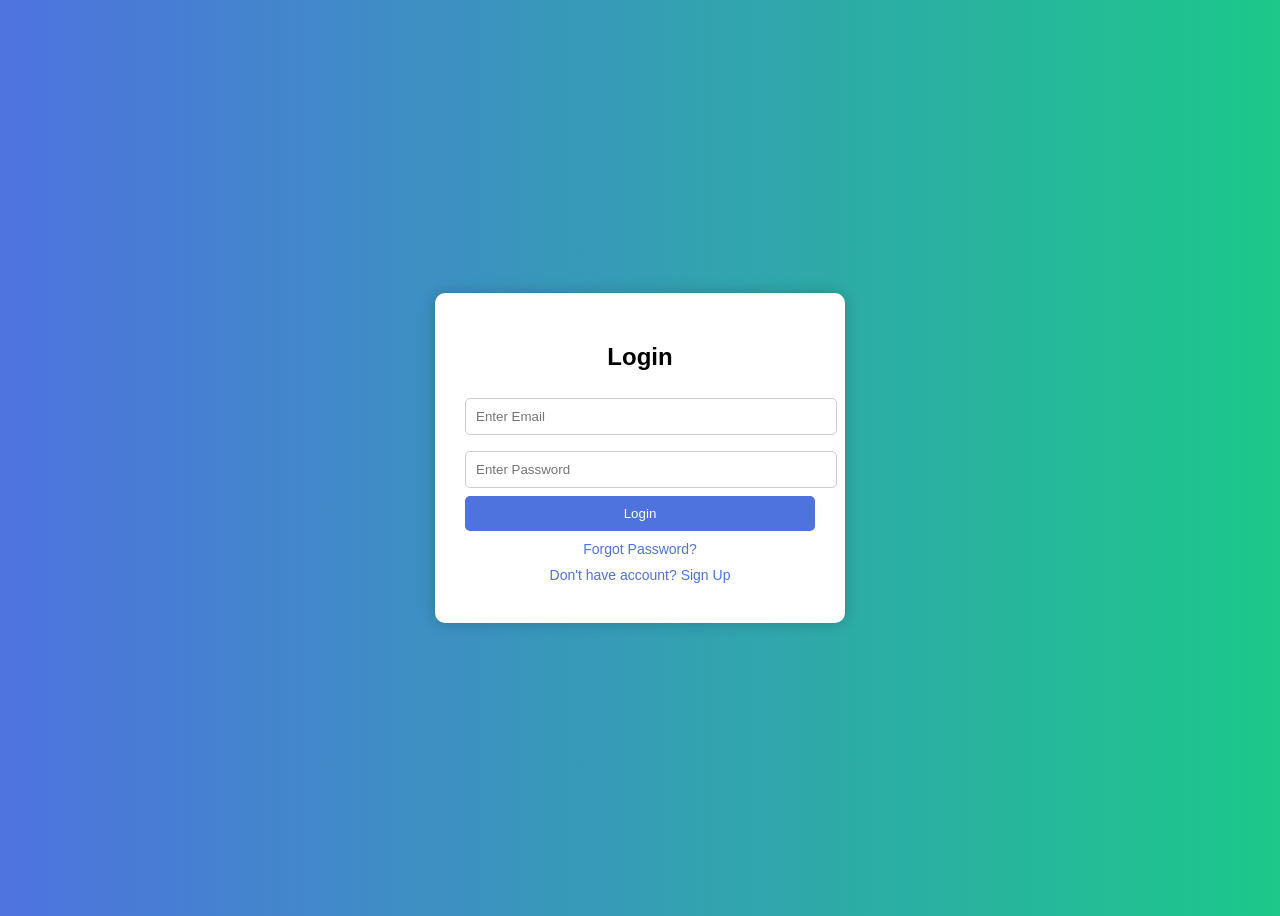
<file: Login_Signing/index.html>
<!DOCTYPE html>
<html>
<head>
    <title>Login System</title>
    <link rel="stylesheet" href="style.css">
</head>
<body>

<div class="container">

    <!-- Login Form -->
    <div id="loginForm">
        <h2>Login</h2>
        <input type="email" id="loginEmail" placeholder="Enter Email">
        <input type="password" id="loginPassword" placeholder="Enter Password">
        <button onclick="login()">Login</button>
        <div class="link" onclick="showForgot()">Forgot Password?</div>
        <div class="link" onclick="showSignup()">Don't have account? Sign Up</div>
    </div>

    <!-- Signup Form -->
    <div id="signupForm" class="hidden">
        <h2>Sign Up</h2>
        <input type="text" id="signupName" placeholder="Full Name">
        <input type="email" id="signupEmail" placeholder="Email">
        <input type="password" id="signupPassword" placeholder="Password">
        <button onclick="signup()">Sign Up</button>
        <div class="link" onclick="showLogin()">Already have account? Login</div>
    </div>

    <!-- Forgot Password -->
    <div id="forgotForm" class="hidden">
        <h2>Forgot Password</h2>
        <input type="email" id="forgotEmail" placeholder="Enter Registered Email">
        <button onclick="resetPassword()">Reset Password</button>
        <div class="link" onclick="showLogin()">Back to Login</div>
    </div>

    <div id="message" class="message"></div>

</div>

<script src="script.js"></script>
</body>
</html>
</file>
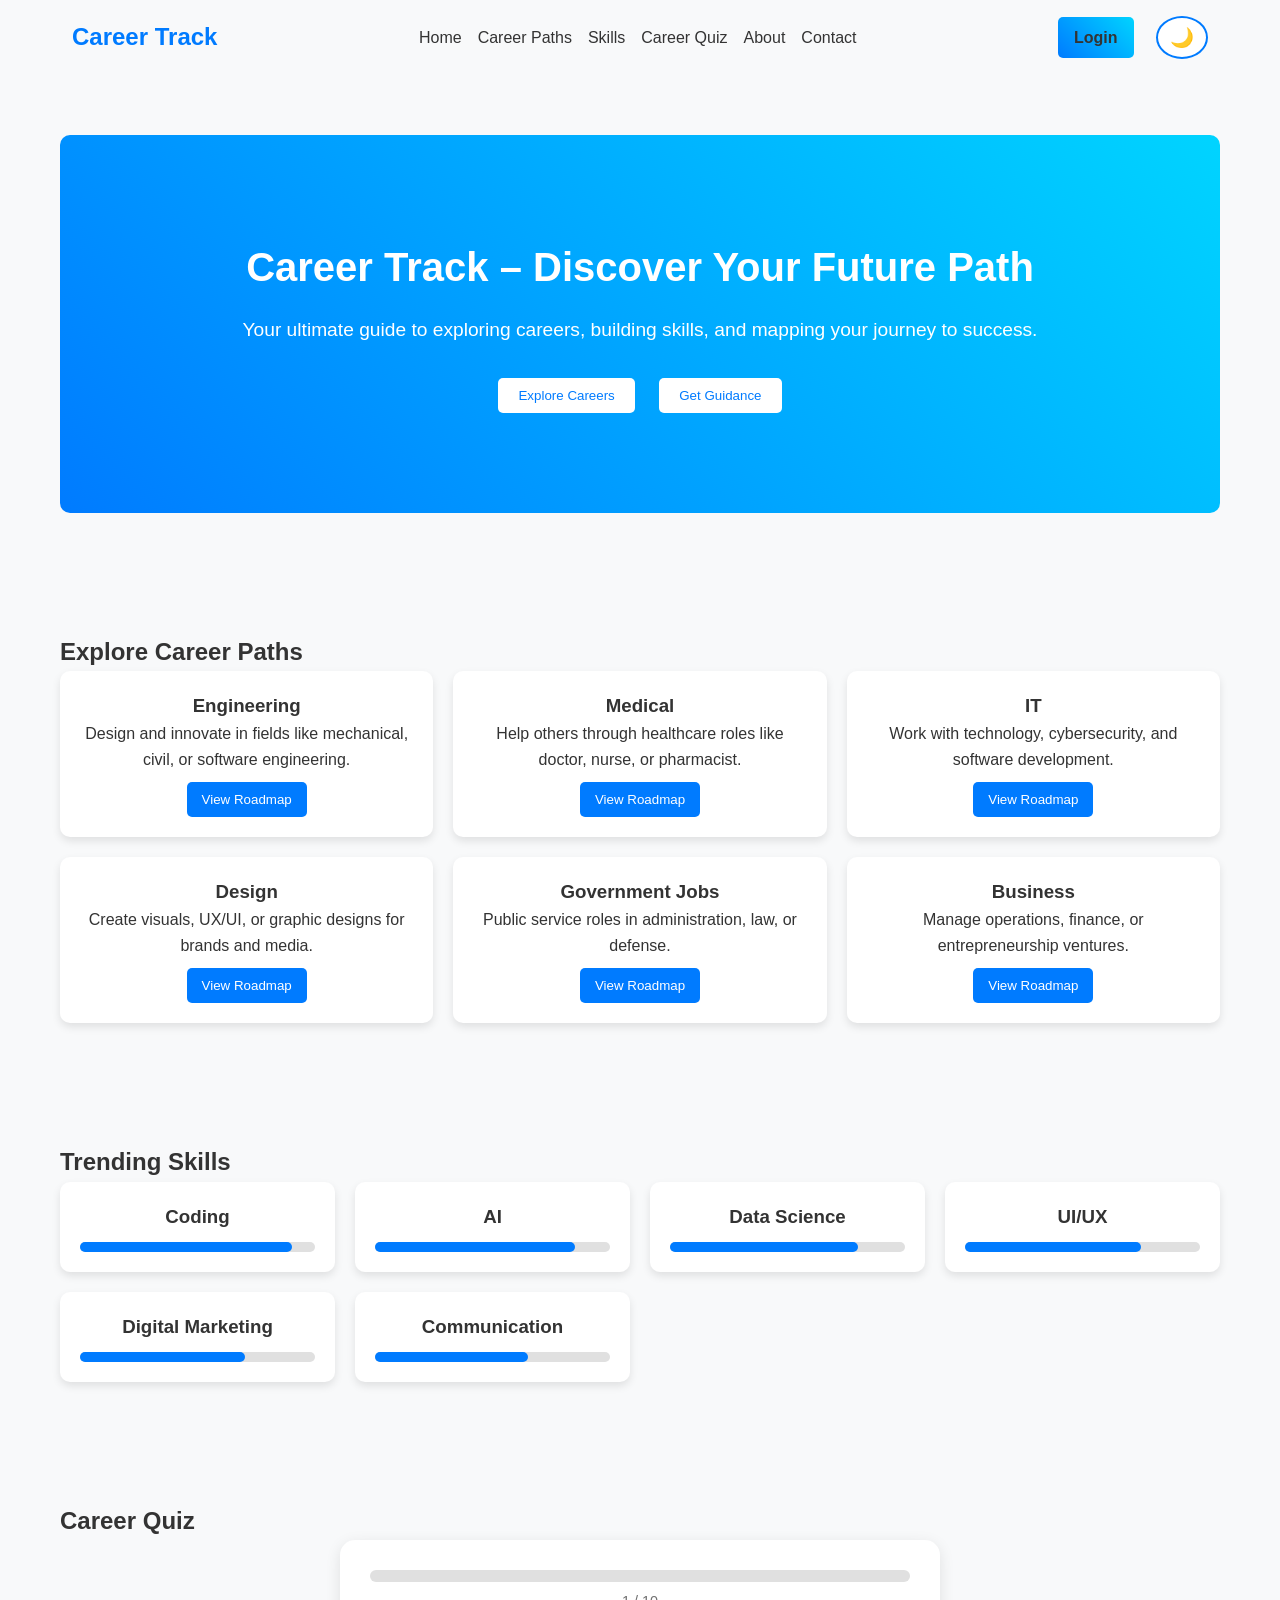
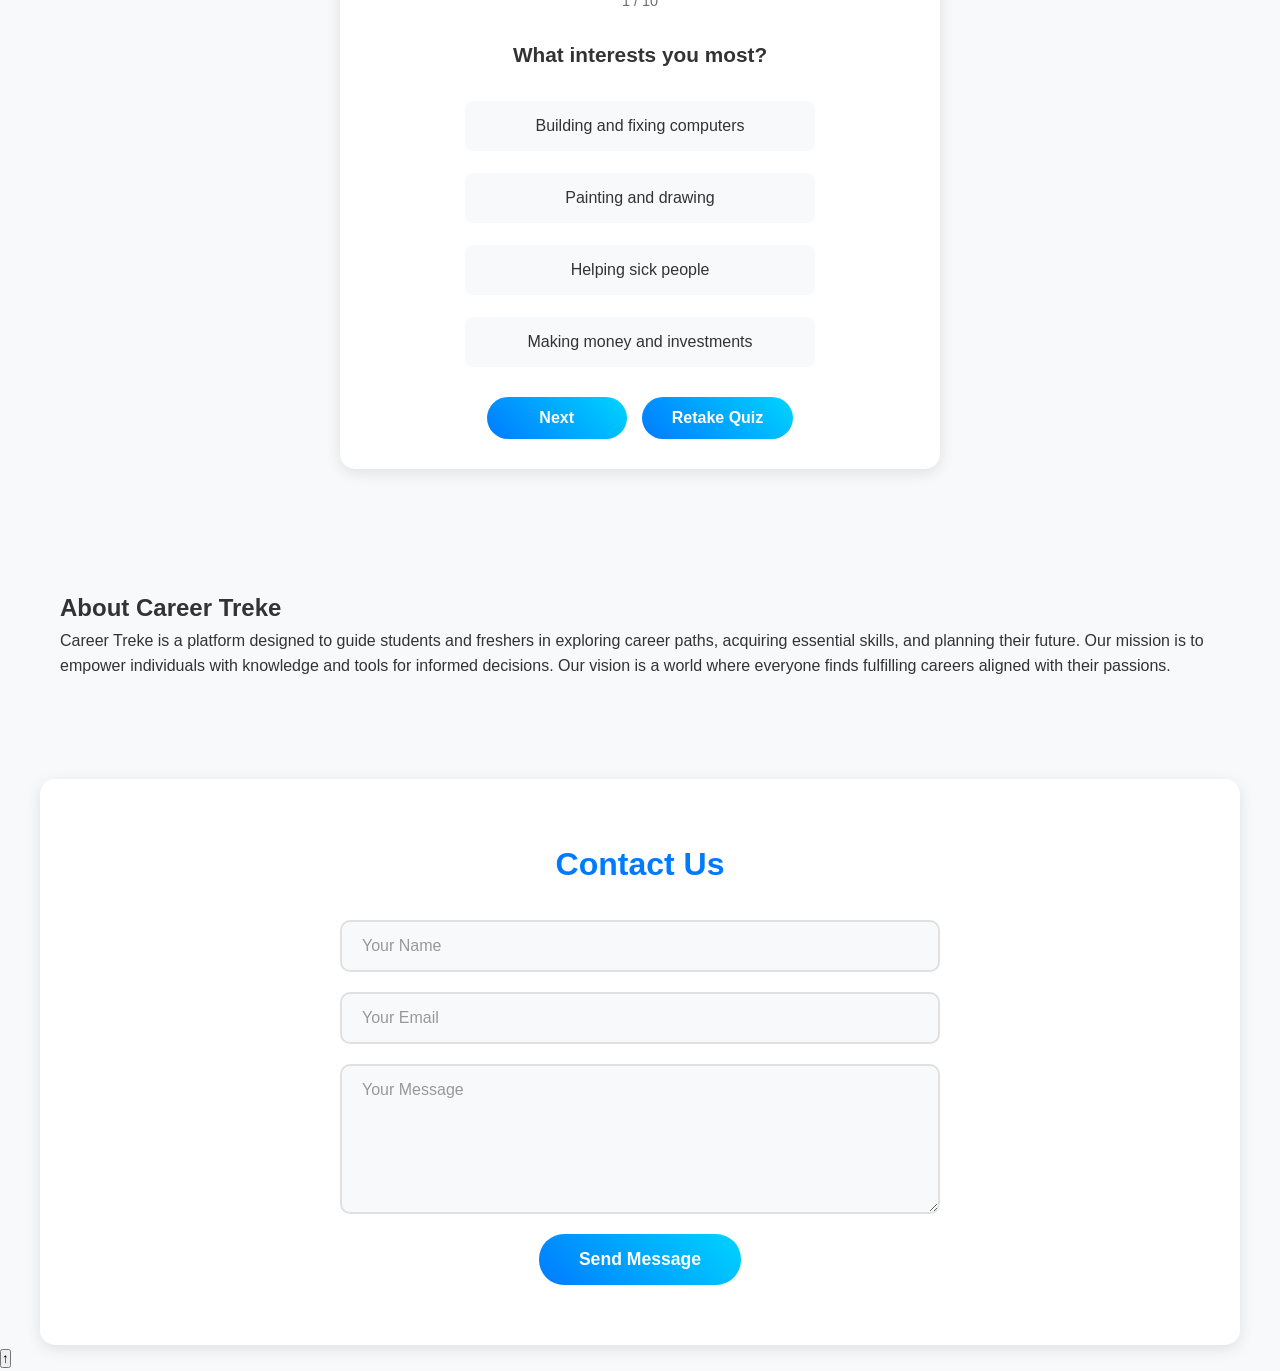
<file: web_programming/index.html>
<!DOCTYPE html>
<html lang="en">
<head>
    <meta charset="UTF-8">
    <meta name="viewport" content="width=device-width, initial-scale=1.0">
    <title>Career Treke - Discover Your Future Path</title>
    <link rel="stylesheet" href="style.css">
    
</head>
<body>
    <!-- Navbar -->
    <nav id="navbar">
        <div class="nav-container">
            <h1 class="logo">Career Track</h1>
            <ul class="nav-links">
                <li><a href="#home">Home</a></li>
                <li><a href="#careers">Career Paths</a></li>
                <li><a href="#skills">Skills</a></li>
                <li><a href="#quiz">Career Quiz</a></li>
                <li><a href="#about">About</a></li>
                <li><a href="#contact">Contact</a></li>
            </ul>
            <div class="nav_last">
                <div class="login_container">
                    <a href="../Login_Signing/index.html" id="Login_Signing">Login</a>
                </div>
            <button id="theme-toggle">🌙</button> <!-- Dark/Light mode toggle -->
            </div>
        </div>
    </nav>

    <!-- Home Section -->
    <section id="home" class="section">
        <div class="hero">
            <h1>Career Track – Discover Your Future Path</h1>
            <p>Your ultimate guide to exploring careers, building skills, and mapping your journey to success.</p>
            <div class="cta-buttons">
                <button onclick="scrollToSection('careers')">Explore Careers</button>
                <button onclick="scrollToSection('quiz')">Get Guidance</button>
            </div>
        </div>
    </section>

    <!-- Career Paths Section -->
    <section id="careers" class="section">
        <h2>Explore Career Paths</h2>
        <div class="career-cards">
            <div class="card" data-career="engineering">
                <h3>Engineering</h3>
                <p>Design and innovate in fields like mechanical, civil, or software engineering.</p>
                <button onclick="window.location.href='engineering.html'">View Roadmap</button>
            </div>
            <div class="card" data-career="medical">
                <h3>Medical</h3>
                <p>Help others through healthcare roles like doctor, nurse, or pharmacist.</p>
                <button onclick="window.location.href='medical.html'">View Roadmap</button>
            </div>
            <div class="card" data-career="it">
                <h3>IT</h3>
                <p>Work with technology, cybersecurity, and software development.</p>
                <button onclick="window.location.href='it.html'">View Roadmap</button>
            </div>
            <div class="card" data-career="design">
                <h3>Design</h3>
                <p>Create visuals, UX/UI, or graphic designs for brands and media.</p>
                <button onclick="window.location.href='design.html'">View Roadmap</button>
            </div>
            <div class="card" data-career="government">
                <h3>Government Jobs</h3>
                <p>Public service roles in administration, law, or defense.</p>
                <button onclick="window.location.href='government.html'">View Roadmap</button>
            </div>
            <div class="card" data-career="business">
                <h3>Business</h3>
                <p>Manage operations, finance, or entrepreneurship ventures.</p>
                <button onclick="window.location.href='business.html'">View Roadmap</button>
            </div>
        </div>
    </section>

    <!-- Career Roadmap Section (Hidden initially, shown on selection) -->
    <!-- <section id="roadmap" class="section hidden">
        <h2>Career Roadmap</h2>
        <div id="roadmap-content">
            Content populated by JS -->
        <!-- </div>
    </section> -->

    <!-- Skills Section -->
    <section id="skills" class="section">
        <h2>Trending Skills</h2>
        <div class="skills-container">
            <div class="skill-card">
                <h3>Coding</h3>
                <div class="progress-bar"><div class="progress" style="width: 90%;"></div></div>
            </div>
            <div class="skill-card">
                <h3>AI</h3>
                <div class="progress-bar"><div class="progress" style="width: 85%;"></div></div>
            </div>
            <div class="skill-card">
                <h3>Data Science</h3>
                <div class="progress-bar"><div class="progress" style="width: 80%;"></div></div>
            </div>
            <div class="skill-card">
                <h3>UI/UX</h3>
                <div class="progress-bar"><div class="progress" style="width: 75%;"></div></div>
            </div>
            <div class="skill-card">
                <h3>Digital Marketing</h3>
                <div class="progress-bar"><div class="progress" style="width: 70%;"></div></div>
            </div>
            <div class="skill-card">
                <h3>Communication</h3>
                <div class="progress-bar"><div class="progress" style="width: 65%;"></div></div>
            </div>
        </div>
    </section>

    <!-- Career Quiz Section -->
    <section id="quiz" class="section">
        <h2>Career Quiz</h2>
        <div id="quiz-container">
            <div class="quiz-progress-container">
                <div class="quiz-progress-bar">
                    <div class="quiz-progress" id="quiz-progress"></div>
                </div>
                <div class="quiz-progress-text"><span id="current-question-num">1</span> / <span id="total-questions">10</span></div>
            </div>
            <div id="question">What interests you most?</div>
            <div id="options">
                <button class="option" data-value="tech">Technology and Innovation</button>
                <button class="option" data-value="creative">Creativity and Design</button>
                <button class="option" data-value="people">Helping People</button>
                <button class="option" data-value="business">Business and Strategy</button>
            </div>
            <div class="quiz-feedback" id="quiz-feedback"></div>
            <div class="quiz-buttons">
                <button id="next-btn">Next</button>
                <button id="retake-btn" onclick="resetQuiz()">Retake Quiz</button>
            </div>
           
        </div>
        
    </section>

    <!-- About Section -->
    <section id="about" class="section">
        <h2>About Career Treke</h2>
        <p>Career Treke is a platform designed to guide students and freshers in exploring career paths, acquiring essential skills, and planning their future. Our mission is to empower individuals with knowledge and tools for informed decisions. Our vision is a world where everyone finds fulfilling careers aligned with their passions.</p>
    </section>

    <!-- Contact Section -->
    <section id="contact" class="section">
        <h2>Contact Us</h2>
        <form id="contact-form">
            <input type="text" id="name" placeholder="Your Name" required>
            <input type="email" id="email" placeholder="Your Email" required>
            <textarea id="message" placeholder="Your Message" required></textarea>
            <button type="submit">Send Message</button>
        </form>
        <div id="form-success" class="hidden">
            <h3>Thank You!</h3>
            <p>Your message has been sent successfully. We'll get back to you soon.</p>
        </div>
    </section>

    <!-- Scroll-to-Top Button -->
    <button id="scroll-top" class="hidden">↑</button>

    <script src="script.js"></script>
</body>
</html>
</file>
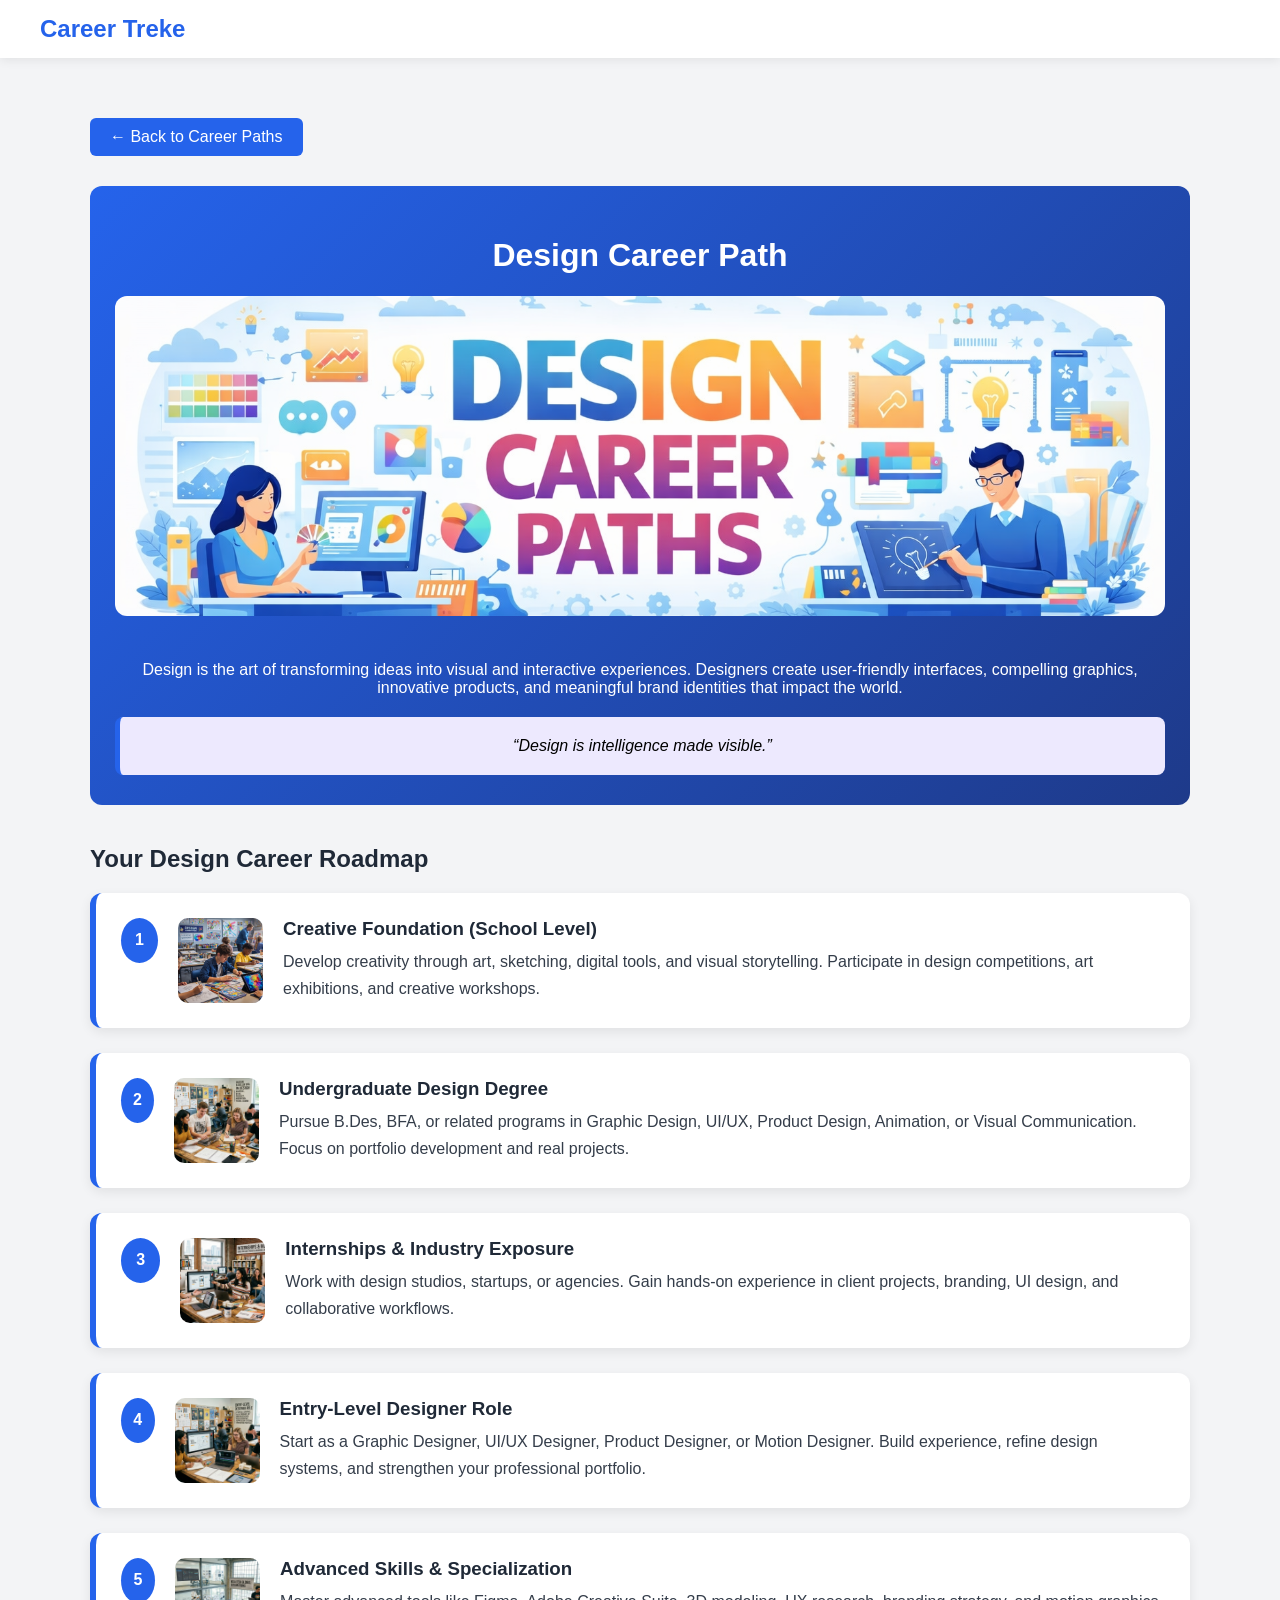
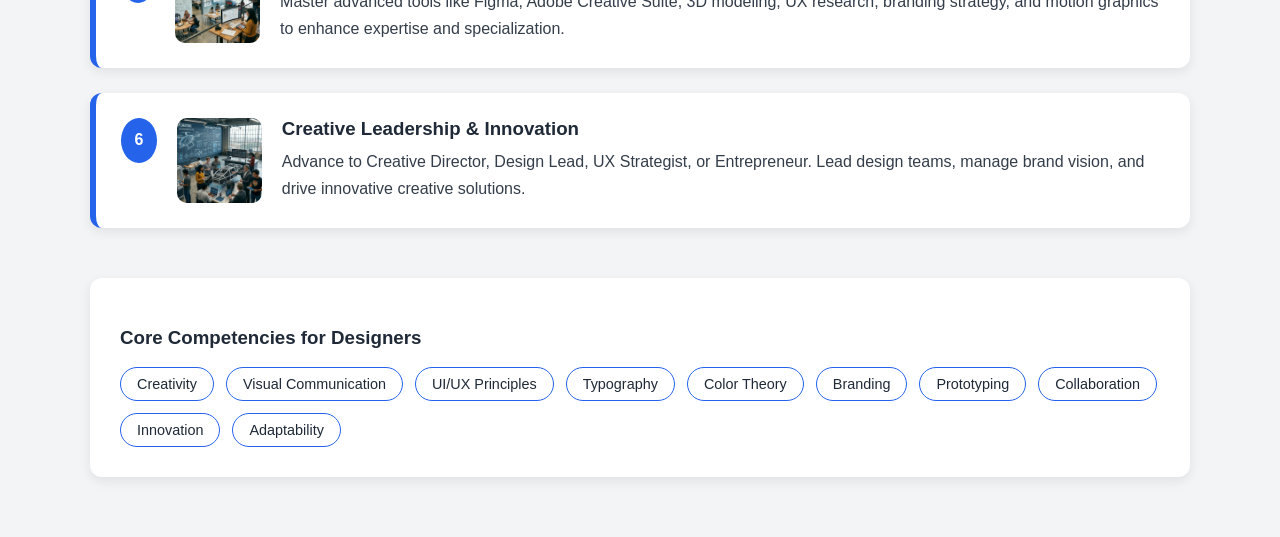
<file: web_programming/design.html>
<!DOCTYPE html>
<html lang="en">
<head>
<meta charset="UTF-8">
<meta name="viewport" content="width=device-width, initial-scale=1.0">
<title>Design Career Path - Career Treke</title>

<style>
:root{
    --primary-color:#2563eb;
    --accent-color:#1e40af;
    --card-bg:#ffffff;
    --bg-color:#f3f4f6;
    --text-color:#1f2937;
    --shadow:rgba(0,0,0,0.08);
}

body{
    margin:0;
    font-family: 'Segoe UI', sans-serif;
    background:var(--bg-color);
    color:var(--text-color);
}

/* Navbar */
nav{
    background:white;
    padding:15px 40px;
    box-shadow:0 2px 10px var(--shadow);
}

.logo{
    margin:0;
    color:var(--primary-color);
}

/* Page Layout */
.career-page{
    padding:60px 20px;
    max-width:1100px;
    margin:auto;
}

/* Back Button */
.back-btn{
    display:inline-block;
    margin-bottom:30px;
    padding:10px 20px;
    background:var(--primary-color);
    color:white;
    text-decoration:none;
    border-radius:6px;
    transition:0.3s;
}

.back-btn:hover{
    background:var(--accent-color);
}

/* Hero Section */
.career-hero{
    text-align:center;
    background:linear-gradient(135deg, #2563eb, #1e3a8a);
    color:white;
    padding:30px 25px;
    border-radius:12px;
    margin-bottom:40px;
}

.hero-img{
    width:100%;
    max-height:320px;
    object-fit:cover;
    border-radius:12px;
    margin-bottom:25px;
}

/* Quote Box */
.quote-box{
    margin-top:20px;
    padding:20px;
    background:#ede9fe;
    border-left:5px solid var(--primary-color);
    border-radius:8px;
    font-style:italic;
    color:black;
}

/* Roadmap */
.section-title{
    margin-bottom:20px;
}

.roadmap-container{
    display:flex;
    flex-direction:column;
    gap:25px;
}

.roadmap-item{
    display:flex;
    gap:20px;
    align-items:flex-start;
    background:var(--card-bg);
    padding:25px;
    border-radius:12px;
    box-shadow:0 4px 12px var(--shadow);
    border-left:6px solid var(--primary-color);
    transition:0.3s;
}

.roadmap-item:hover{
    transform:translateX(10px);
}

.step-badge{
    background:var(--primary-color);
    color:white;
    width:45px;
    height:45px;
    border-radius:50%;
    display:flex;
    align-items:center;
    justify-content:center;
    font-weight:bold;
}

.step-img{
    width:85px;
    height:85px;
    object-fit:cover;
    border-radius:10px;
}

.step-details h3{
    margin:0 0 8px;
}

.step-details p{
    margin:0;
    line-height:1.7;
    opacity:0.9;
}

/* Skills Section */
.skills-needed{
    margin-top:50px;
    padding:30px;
    background:white;
    border-radius:12px;
    box-shadow:0 4px 12px var(--shadow);
}

.skills-list{
    display:flex;
    flex-wrap:wrap;
    gap:12px;
    margin-top:15px;
}

.skill-tag{
    padding:8px 16px;
    border-radius:25px;
    border:1px solid var(--primary-color);
    font-size:0.9rem;
}

/* Responsive */
@media(max-width:768px){
    .roadmap-item{
        flex-direction:column;
    }
}
</style>
</head>

<body>

<nav>
    <h1 class="logo">Career Treke</h1>
</nav>

<div class="career-page">

<a href="index.html" class="back-btn">← Back to Career Paths</a>

<div class="career-hero">
    <h1>Design Career Path</h1>
    <img src="images/design-hero.jpg" alt="Design Career" class="hero-img">
    <p>
        Design is the art of transforming ideas into visual and interactive experiences. 
        Designers create user-friendly interfaces, compelling graphics, innovative products, 
        and meaningful brand identities that impact the world.
    </p>

    <div class="quote-box">
        “Design is intelligence made visible.”
    </div>
</div>

<h2 class="section-title">Your Design Career Roadmap</h2>

<div class="roadmap-container">

<div class="roadmap-item">
    <div class="step-badge">1</div>
    <img src="images/design-school.jpg" class="step-img">
    <div class="step-details">
        <h3>Creative Foundation (School Level)</h3>
        <p>
            Develop creativity through art, sketching, digital tools, and visual storytelling. 
            Participate in design competitions, art exhibitions, and creative workshops.
        </p>
    </div>
</div>

<div class="roadmap-item">
    <div class="step-badge">2</div>
    <img src="images/design-college.jpg" class="step-img">
    <div class="step-details">
        <h3>Undergraduate Design Degree</h3>
        <p>
            Pursue B.Des, BFA, or related programs in Graphic Design, UI/UX, Product Design, 
            Animation, or Visual Communication. Focus on portfolio development and real projects.
        </p>
    </div>
</div>

<div class="roadmap-item">
    <div class="step-badge">3</div>
    <img src="images/design-internship.jpg" class="step-img">
    <div class="step-details">
        <h3>Internships & Industry Exposure</h3>
        <p>
            Work with design studios, startups, or agencies. Gain hands-on experience 
            in client projects, branding, UI design, and collaborative workflows.
        </p>
    </div>
</div>

<div class="roadmap-item">
    <div class="step-badge">4</div>
    <img src="images/design-job.jpg" class="step-img">
    <div class="step-details">
        <h3>Entry-Level Designer Role</h3>
        <p>
            Start as a Graphic Designer, UI/UX Designer, Product Designer, or Motion Designer. 
            Build experience, refine design systems, and strengthen your professional portfolio.
        </p>
    </div>
</div>

<div class="roadmap-item">
    <div class="step-badge">5</div>
    <img src="images/design-certification.jpg" class="step-img">
    <div class="step-details">
        <h3>Advanced Skills & Specialization</h3>
        <p>
            Master advanced tools like Figma, Adobe Creative Suite, 3D modeling, UX research, 
            branding strategy, and motion graphics to enhance expertise and specialization.
        </p>
    </div>
</div>

<div class="roadmap-item">
    <div class="step-badge">6</div>
    <img src="images/design-leadership.jpg" class="step-img">
    <div class="step-details">
        <h3>Creative Leadership & Innovation</h3>
        <p>
            Advance to Creative Director, Design Lead, UX Strategist, or Entrepreneur. 
            Lead design teams, manage brand vision, and drive innovative creative solutions.
        </p>
    </div>
</div>

</div>

<div class="skills-needed">
<h3>Core Competencies for Designers</h3>
<div class="skills-list">
<span class="skill-tag">Creativity</span>
<span class="skill-tag">Visual Communication</span>
<span class="skill-tag">UI/UX Principles</span>
<span class="skill-tag">Typography</span>
<span class="skill-tag">Color Theory</span>
<span class="skill-tag">Branding</span>
<span class="skill-tag">Prototyping</span>
<span class="skill-tag">Collaboration</span>
<span class="skill-tag">Innovation</span>
<span class="skill-tag">Adaptability</span>
</div>
</div>

</div>

</body>
</html>
</file>
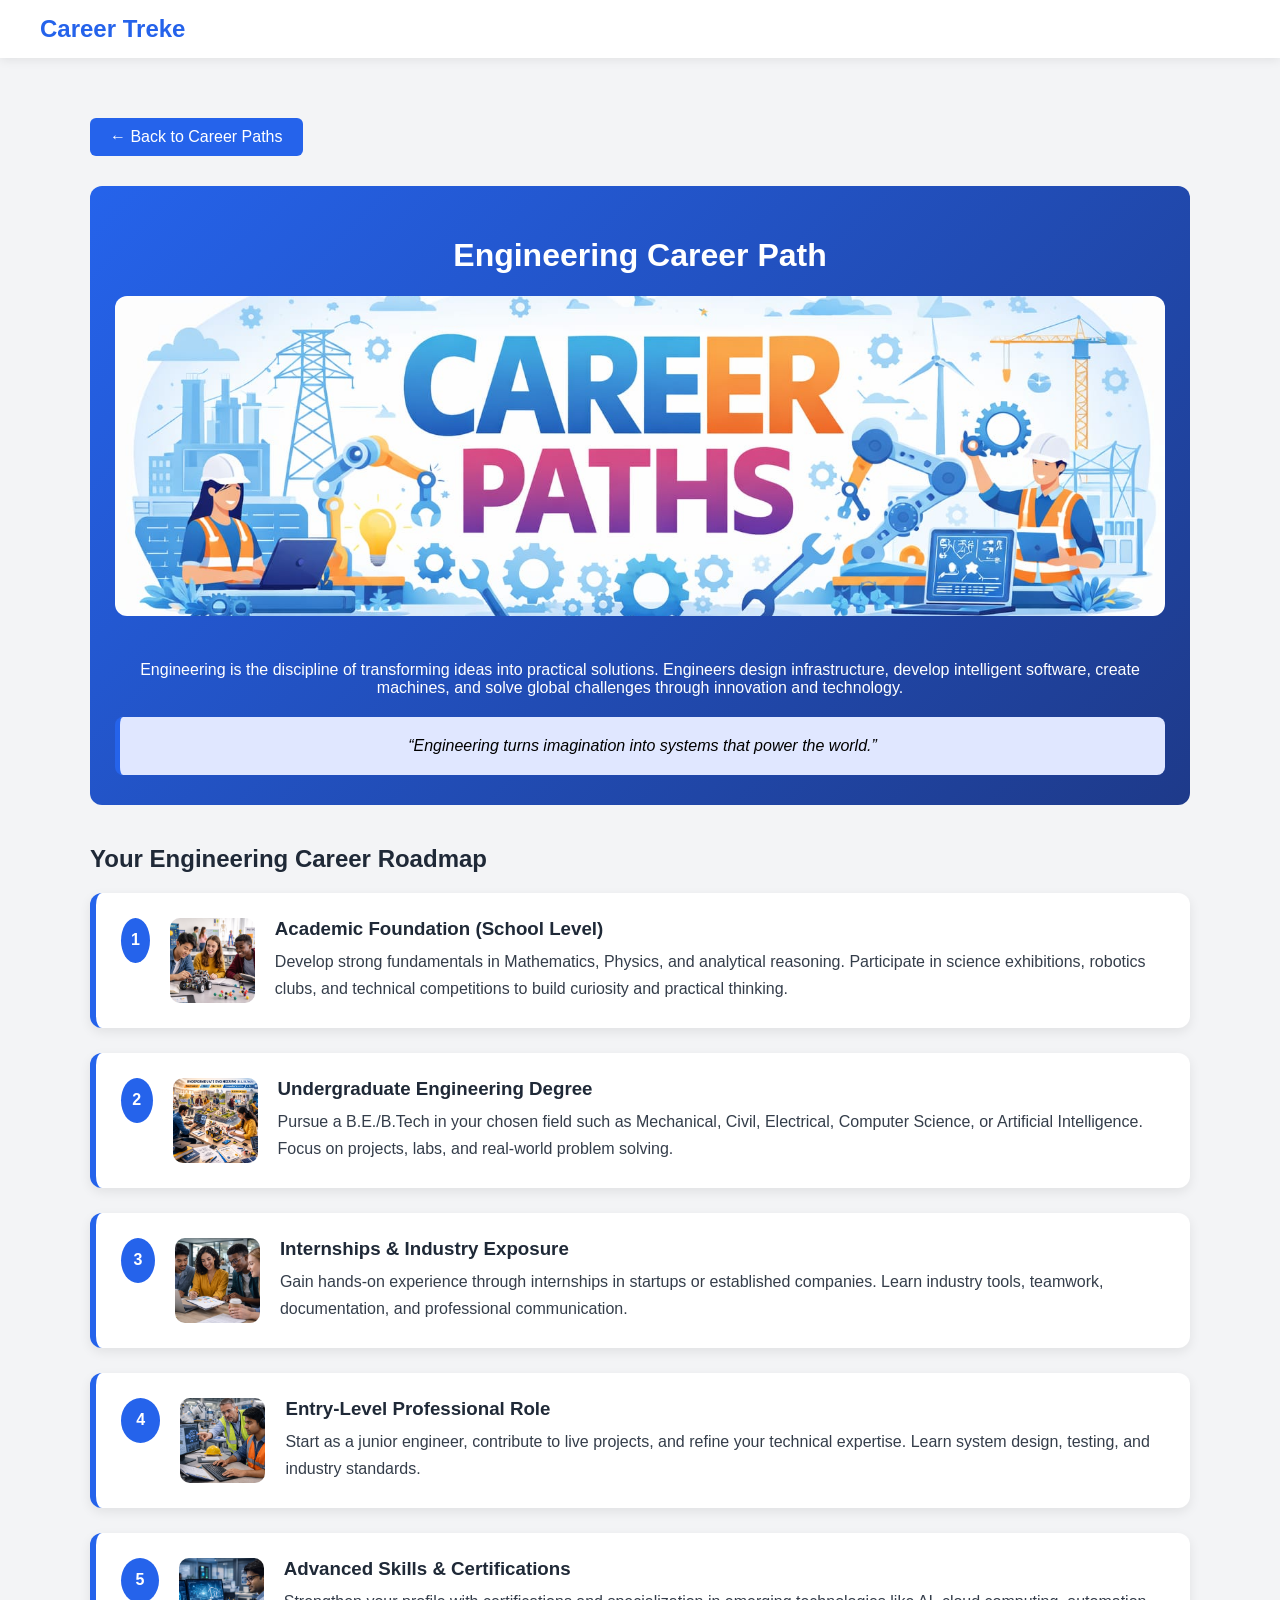
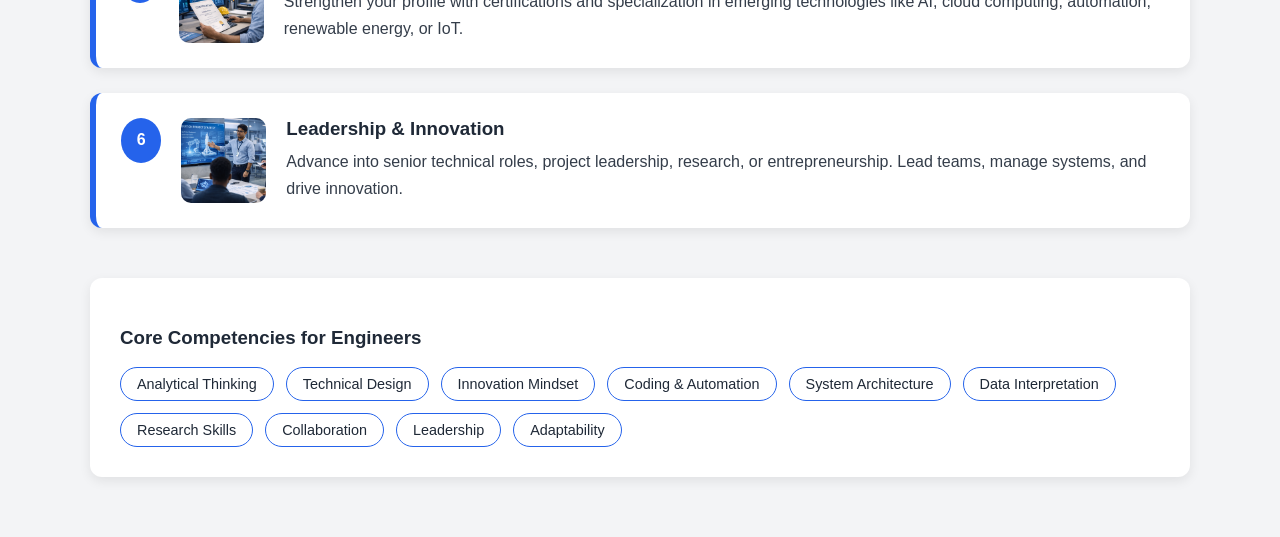
<file: web_programming/engineering.html>
<!DOCTYPE html>
<html lang="en">
<head>
<meta charset="UTF-8">
<meta name="viewport" content="width=device-width, initial-scale=1.0">
<title>Engineering Career Path - Career Treke</title>

<style>
:root{
    --primary-color:#2563eb;
    --accent-color:#1e40af;
    --card-bg:#ffffff;
    --bg-color:#f3f4f6;
    --text-color:#1f2937;
    --shadow:rgba(0,0,0,0.08);
}

body{
    margin:0;
    font-family: 'Segoe UI', sans-serif;
    background:var(--bg-color);
    color:var(--text-color);
}

/* Navbar */
nav{
    background:white;
    padding:15px 40px;
    box-shadow:0 2px 10px var(--shadow);
}

.logo{
    margin:0;
    color:var(--primary-color);
}

/* Page Layout */
.career-page{
    padding:60px 20px;
    max-width:1100px;
    margin:auto;
}

/* Back Button */
.back-btn{
    display:inline-block;
    margin-bottom:30px;
    padding:10px 20px;
    background:var(--primary-color);
    color:white;
    text-decoration:none;
    border-radius:6px;
    transition:0.3s;
}

.back-btn:hover{
    background:#1e40af;
}

/* Hero Section */
.career-hero{
    text-align:center;
    background:linear-gradient(135deg, #2563eb, #1e3a8a);
    color:white;
    padding:30px 25px;
    border-radius:12px;
    margin-bottom:40px;
}

.hero-img{
    width:100%;
    max-height:320px;
    object-fit:cover;
    border-radius:12px;
    margin-bottom:25px;
}

/* Quote Box */
.quote-box{
    margin-top:20px;
    padding:20px;
    background:#e0e7ff;
    border-left:5px solid var(--primary-color);
    border-radius:8px;
    font-style:italic;
    color: black;
}

/* Roadmap */
.section-title{
    margin-bottom:20px;
}

.roadmap-container{
    display:flex;
    flex-direction:column;
    gap:25px;
}

.roadmap-item{
    display:flex;
    gap:20px;
    align-items:flex-start;
    background:var(--card-bg);
    padding:25px;
    border-radius:12px;
    box-shadow:0 4px 12px var(--shadow);
    border-left:6px solid var(--primary-color);
    transition:0.3s;
}

.roadmap-item:hover{
    transform:translateX(10px);
}

.step-badge{
    background:var(--primary-color);
    color:white;
    width:45px;
    height:45px;
    border-radius:50%;
    display:flex;
    align-items:center;
    justify-content:center;
    font-weight:bold;
}

.step-img{
    width:85px;
    height:85px;
    object-fit:cover;
    border-radius:10px;
}

.step-details h3{
    margin:0 0 8px;
}

.step-details p{
    margin:0;
    line-height:1.7;
    opacity:0.9;
}

/* Skills Section */
.skills-needed{
    margin-top:50px;
    padding:30px;
    background:white;
    border-radius:12px;
    box-shadow:0 4px 12px var(--shadow);
}

.skills-list{
    display:flex;
    flex-wrap:wrap;
    gap:12px;
    margin-top:15px;
}

.skill-tag{
    padding:8px 16px;
    border-radius:25px;
    border:1px solid var(--primary-color);
    font-size:0.9rem;
}

/* Responsive */
@media(max-width:768px){
    .roadmap-item{
        flex-direction:column;
    }
}
</style>
</head>

<body>

<nav>
    <h1 class="logo">Career Treke</h1>
</nav>

<div class="career-page">

<a href="index.html" class="back-btn">← Back to Career Paths</a>

<div class="career-hero">
    <h1>Engineering Career Path</h1>
    <img src="images/engineering-hero.jpg" alt="Engineering Career" class="hero-img">
    <p>
        Engineering is the discipline of transforming ideas into practical solutions. 
        Engineers design infrastructure, develop intelligent software, create machines, 
        and solve global challenges through innovation and technology.
    </p>

    <div class="quote-box">
        “Engineering turns imagination into systems that power the world.”
    </div>
</div>

<h2 class="section-title">Your Engineering Career Roadmap</h2>

<div class="roadmap-container">

<div class="roadmap-item">
    <div class="step-badge">1</div>
    <img src="images/engineering-school.jpg" class="step-img">
    <div class="step-details">
        <h3>Academic Foundation (School Level)</h3>
        <p>
            Develop strong fundamentals in Mathematics, Physics, and analytical reasoning. 
            Participate in science exhibitions, robotics clubs, and technical competitions 
            to build curiosity and practical thinking.
        </p>
    </div>
</div>

<div class="roadmap-item">
    <div class="step-badge">2</div>
    <img src="images/engineering-college.jpg" class="step-img">
    <div class="step-details">
        <h3>Undergraduate Engineering Degree</h3>
        <p>
            Pursue a B.E./B.Tech in your chosen field such as Mechanical, Civil, Electrical, 
            Computer Science, or Artificial Intelligence. Focus on projects, labs, and 
            real-world problem solving.
        </p>
    </div>
</div>

<div class="roadmap-item">
    <div class="step-badge">3</div>
    <img src="images/engineering-internship.jpg" class="step-img">
    <div class="step-details">
        <h3>Internships & Industry Exposure</h3>
        <p>
            Gain hands-on experience through internships in startups or established companies. 
            Learn industry tools, teamwork, documentation, and professional communication.
        </p>
    </div>
</div>

<div class="roadmap-item">
    <div class="step-badge">4</div>
    <img src="images/engineering-job.jpg" class="step-img">
    <div class="step-details">
        <h3>Entry-Level Professional Role</h3>
        <p>
            Start as a junior engineer, contribute to live projects, and refine your 
            technical expertise. Learn system design, testing, and industry standards.
        </p>
    </div>
</div>

<div class="roadmap-item">
    <div class="step-badge">5</div>
    <img src="images/engineering-certification.jpg" class="step-img">
    <div class="step-details">
        <h3>Advanced Skills & Certifications</h3>
        <p>
            Strengthen your profile with certifications and specialization in 
            emerging technologies like AI, cloud computing, automation, renewable energy, or IoT.
        </p>
    </div>
</div>

<div class="roadmap-item">
    <div class="step-badge">6</div>
    <img src="images/engineering-leadership.jpg" class="step-img">
    <div class="step-details">
        <h3>Leadership & Innovation</h3>
        <p>
            Advance into senior technical roles, project leadership, research, 
            or entrepreneurship. Lead teams, manage systems, and drive innovation.
        </p>
    </div>
</div>

</div>

<div class="skills-needed">
<h3>Core Competencies for Engineers</h3>
<div class="skills-list">
<span class="skill-tag">Analytical Thinking</span>
<span class="skill-tag">Technical Design</span>
<span class="skill-tag">Innovation Mindset</span>
<span class="skill-tag">Coding & Automation</span>
<span class="skill-tag">System Architecture</span>
<span class="skill-tag">Data Interpretation</span>
<span class="skill-tag">Research Skills</span>
<span class="skill-tag">Collaboration</span>
<span class="skill-tag">Leadership</span>
<span class="skill-tag">Adaptability</span>
</div>
</div>

</div>

</body>
</html>
</file>
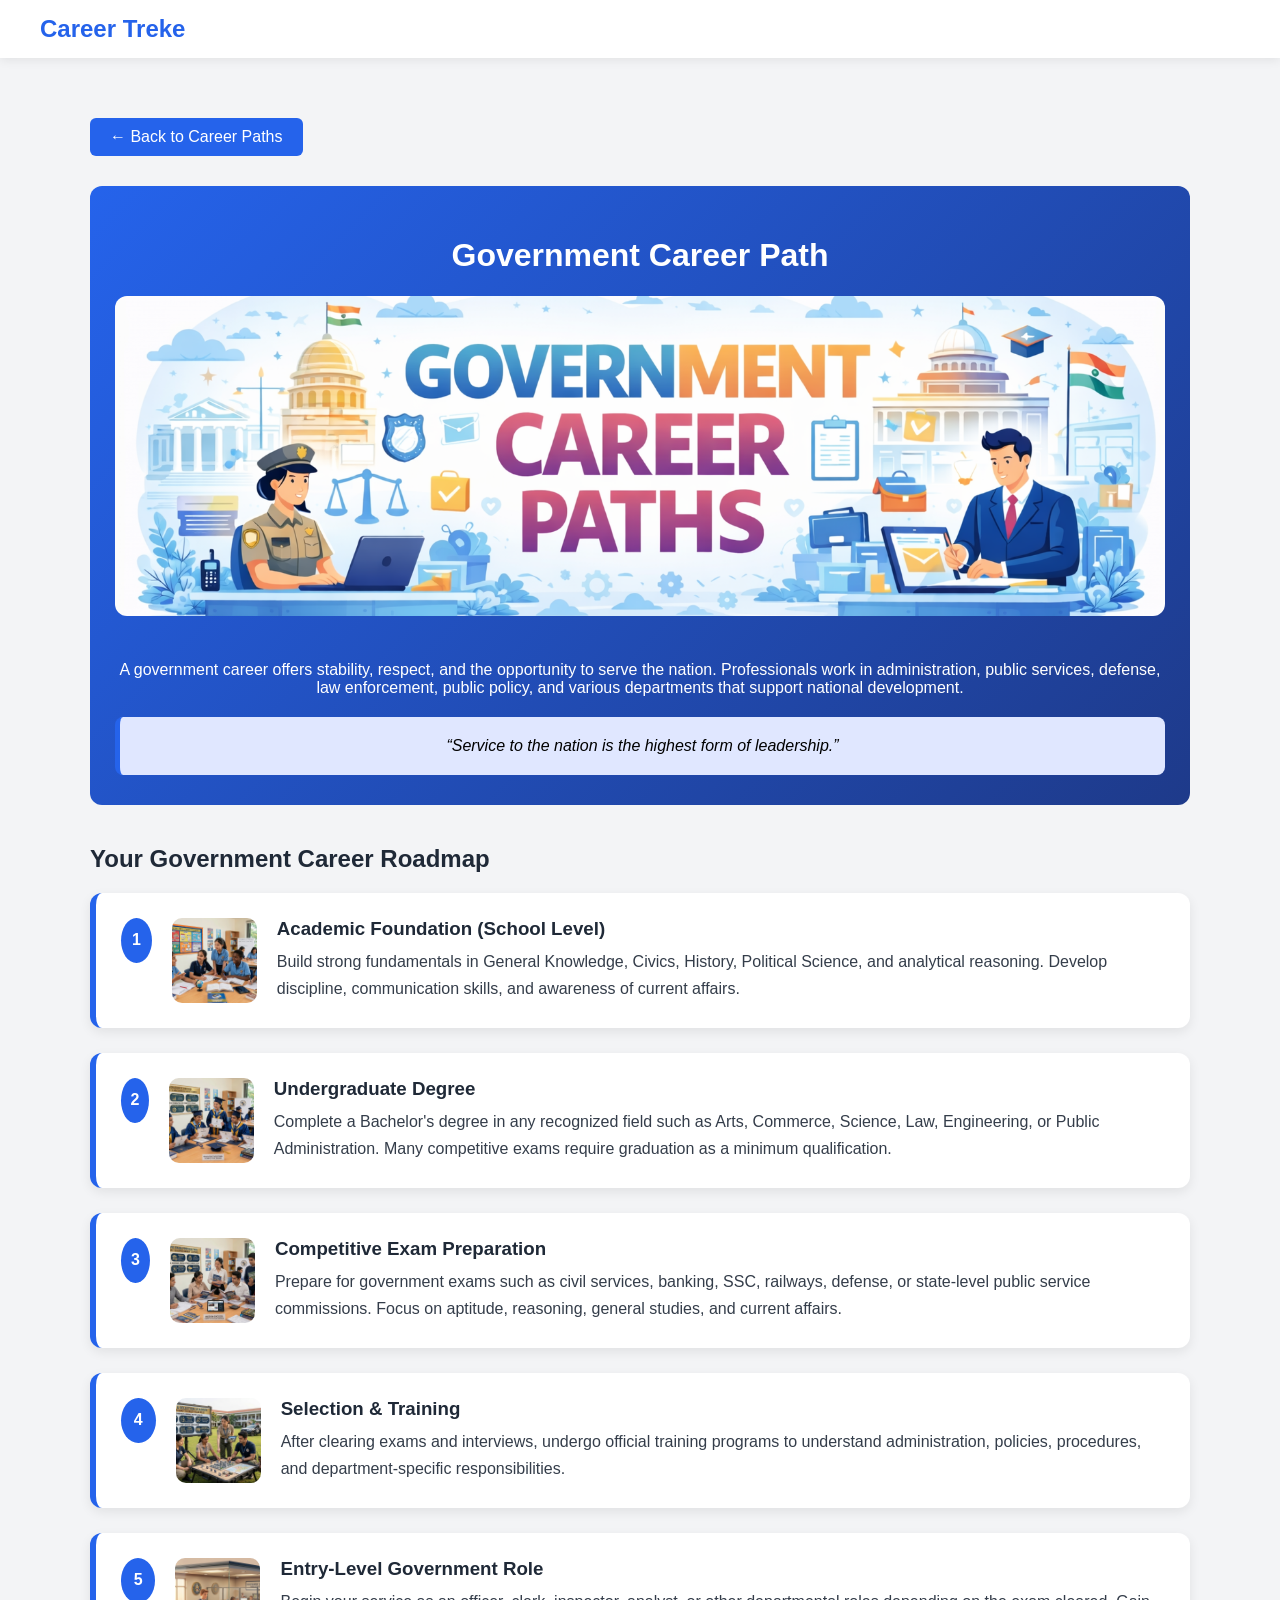
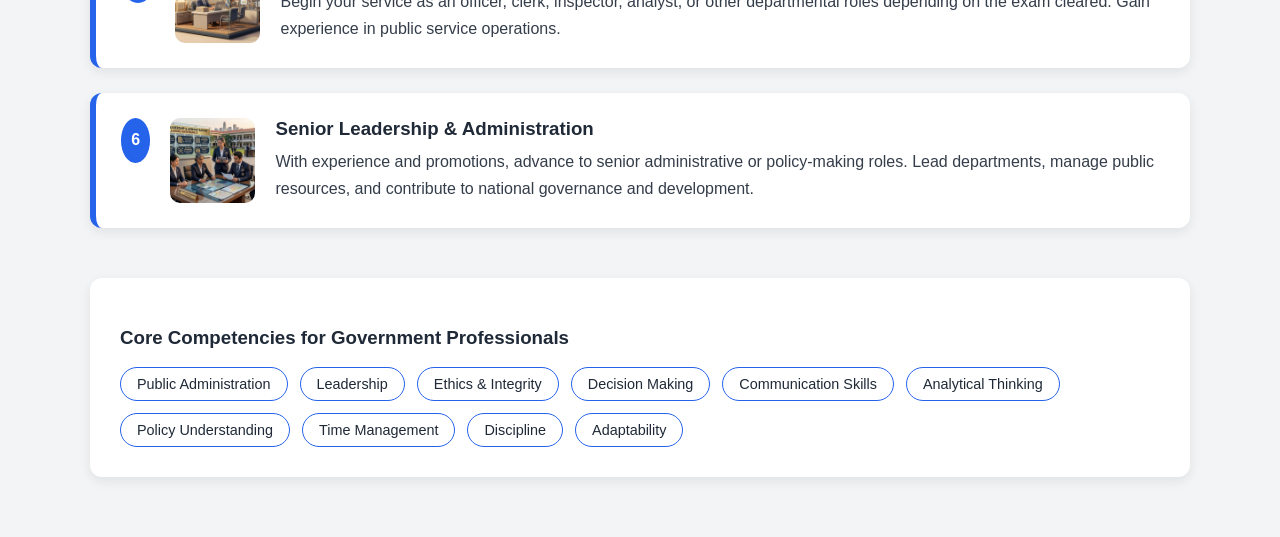
<file: web_programming/government.html>
<!DOCTYPE html>
<html lang="en">
<head>
<meta charset="UTF-8">
<meta name="viewport" content="width=device-width, initial-scale=1.0">
<title>Government Career Path - Career Treke</title>

<style>
:root{
    --primary-color:#2563eb;
    --accent-color:#1e40af;
    --card-bg:#ffffff;
    --bg-color:#f3f4f6;
    --text-color:#1f2937;
    --shadow:rgba(0,0,0,0.08);
}

body{
    margin:0;
    font-family: 'Segoe UI', sans-serif;
    background:var(--bg-color);
    color:var(--text-color);
}

/* Navbar */
nav{
    background:white;
    padding:15px 40px;
    box-shadow:0 2px 10px var(--shadow);
}

.logo{
    margin:0;
    color:var(--primary-color);
}

/* Page Layout */
.career-page{
    padding:60px 20px;
    max-width:1100px;
    margin:auto;
}

/* Back Button */
.back-btn{
    display:inline-block;
    margin-bottom:30px;
    padding:10px 20px;
    background:var(--primary-color);
    color:white;
    text-decoration:none;
    border-radius:6px;
    transition:0.3s;
}

.back-btn:hover{
    background:#1e40af;
}

/* Hero Section */
.career-hero{
    text-align:center;
    background:linear-gradient(135deg, #2563eb, #1e3a8a);
    color:white;
    padding:30px 25px;
    border-radius:12px;
    margin-bottom:40px;
}

.hero-img{
    width:100%;
    max-height:320px;
    object-fit:cover;
    border-radius:12px;
    margin-bottom:25px;
}

/* Quote Box */
.quote-box{
    margin-top:20px;
    padding:20px;
    background:#e0e7ff;
    border-left:5px solid var(--primary-color);
    border-radius:8px;
    font-style:italic;
    color:black;
}

/* Roadmap */
.section-title{
    margin-bottom:20px;
}

.roadmap-container{
    display:flex;
    flex-direction:column;
    gap:25px;
}

.roadmap-item{
    display:flex;
    gap:20px;
    align-items:flex-start;
    background:var(--card-bg);
    padding:25px;
    border-radius:12px;
    box-shadow:0 4px 12px var(--shadow);
    border-left:6px solid var(--primary-color);
    transition:0.3s;
}

.roadmap-item:hover{
    transform:translateX(10px);
}

.step-badge{
    background:var(--primary-color);
    color:white;
    width:45px;
    height:45px;
    border-radius:50%;
    display:flex;
    align-items:center;
    justify-content:center;
    font-weight:bold;
}

.step-img{
    width:85px;
    height:85px;
    object-fit:cover;
    border-radius:10px;
}

.step-details h3{
    margin:0 0 8px;
}

.step-details p{
    margin:0;
    line-height:1.7;
    opacity:0.9;
}

/* Skills Section */
.skills-needed{
    margin-top:50px;
    padding:30px;
    background:white;
    border-radius:12px;
    box-shadow:0 4px 12px var(--shadow);
}

.skills-list{
    display:flex;
    flex-wrap:wrap;
    gap:12px;
    margin-top:15px;
}

.skill-tag{
    padding:8px 16px;
    border-radius:25px;
    border:1px solid var(--primary-color);
    font-size:0.9rem;
}

/* Responsive */
@media(max-width:768px){
    .roadmap-item{
        flex-direction:column;
    }
}
</style>
</head>

<body>

<nav>
    <h1 class="logo">Career Treke</h1>
</nav>

<div class="career-page">

<a href="index.html" class="back-btn">← Back to Career Paths</a>

<div class="career-hero">
    <h1>Government Career Path</h1>
    <img src="images/government-hero.jpg" alt="Government Career" class="hero-img">
    <p>
        A government career offers stability, respect, and the opportunity to serve the nation. 
        Professionals work in administration, public services, defense, law enforcement, 
        public policy, and various departments that support national development.
    </p>

    <div class="quote-box">
        “Service to the nation is the highest form of leadership.”
    </div>
</div>

<h2 class="section-title">Your Government Career Roadmap</h2>

<div class="roadmap-container">

<div class="roadmap-item">
    <div class="step-badge">1</div>
    <img src="images/government-school.jpg" class="step-img">
    <div class="step-details">
        <h3>Academic Foundation (School Level)</h3>
        <p>
            Build strong fundamentals in General Knowledge, Civics, History, 
            Political Science, and analytical reasoning. Develop discipline, 
            communication skills, and awareness of current affairs.
        </p>
    </div>
</div>

<div class="roadmap-item">
    <div class="step-badge">2</div>
    <img src="images/government-college.jpg" class="step-img">
    <div class="step-details">
        <h3>Undergraduate Degree</h3>
        <p>
            Complete a Bachelor's degree in any recognized field such as Arts, 
            Commerce, Science, Law, Engineering, or Public Administration. 
            Many competitive exams require graduation as a minimum qualification.
        </p>
    </div>
</div>

<div class="roadmap-item">
    <div class="step-badge">3</div>
    <img src="images/government-exam-preparation.jpg" class="step-img">
    <div class="step-details">
        <h3>Competitive Exam Preparation</h3>
        <p>
            Prepare for government exams such as civil services, banking, SSC, 
            railways, defense, or state-level public service commissions. 
            Focus on aptitude, reasoning, general studies, and current affairs.
        </p>
    </div>
</div>

<div class="roadmap-item">
    <div class="step-badge">4</div>
    <img src="images/government-training.jpg" class="step-img">
    <div class="step-details">
        <h3>Selection & Training</h3>
        <p>
            After clearing exams and interviews, undergo official training 
            programs to understand administration, policies, procedures, 
            and department-specific responsibilities.
        </p>
    </div>
</div>

<div class="roadmap-item">
    <div class="step-badge">5</div>
    <img src="images/government-job.jpg" class="step-img">
    <div class="step-details">
        <h3>Entry-Level Government Role</h3>
        <p>
            Begin your service as an officer, clerk, inspector, analyst, 
            or other departmental roles depending on the exam cleared. 
            Gain experience in public service operations.
        </p>
    </div>
</div>

<div class="roadmap-item">
    <div class="step-badge">6</div>
    <img src="images/government-leadership.jpg" class="step-img">
    <div class="step-details">
        <h3>Senior Leadership & Administration</h3>
        <p>
            With experience and promotions, advance to senior administrative 
            or policy-making roles. Lead departments, manage public resources, 
            and contribute to national governance and development.
        </p>
    </div>
</div>

</div>

<div class="skills-needed">
<h3>Core Competencies for Government Professionals</h3>
<div class="skills-list">
<span class="skill-tag">Public Administration</span>
<span class="skill-tag">Leadership</span>
<span class="skill-tag">Ethics & Integrity</span>
<span class="skill-tag">Decision Making</span>
<span class="skill-tag">Communication Skills</span>
<span class="skill-tag">Analytical Thinking</span>
<span class="skill-tag">Policy Understanding</span>
<span class="skill-tag">Time Management</span>
<span class="skill-tag">Discipline</span>
<span class="skill-tag">Adaptability</span>
</div>
</div>

</div>

</body>
</html>
</file>
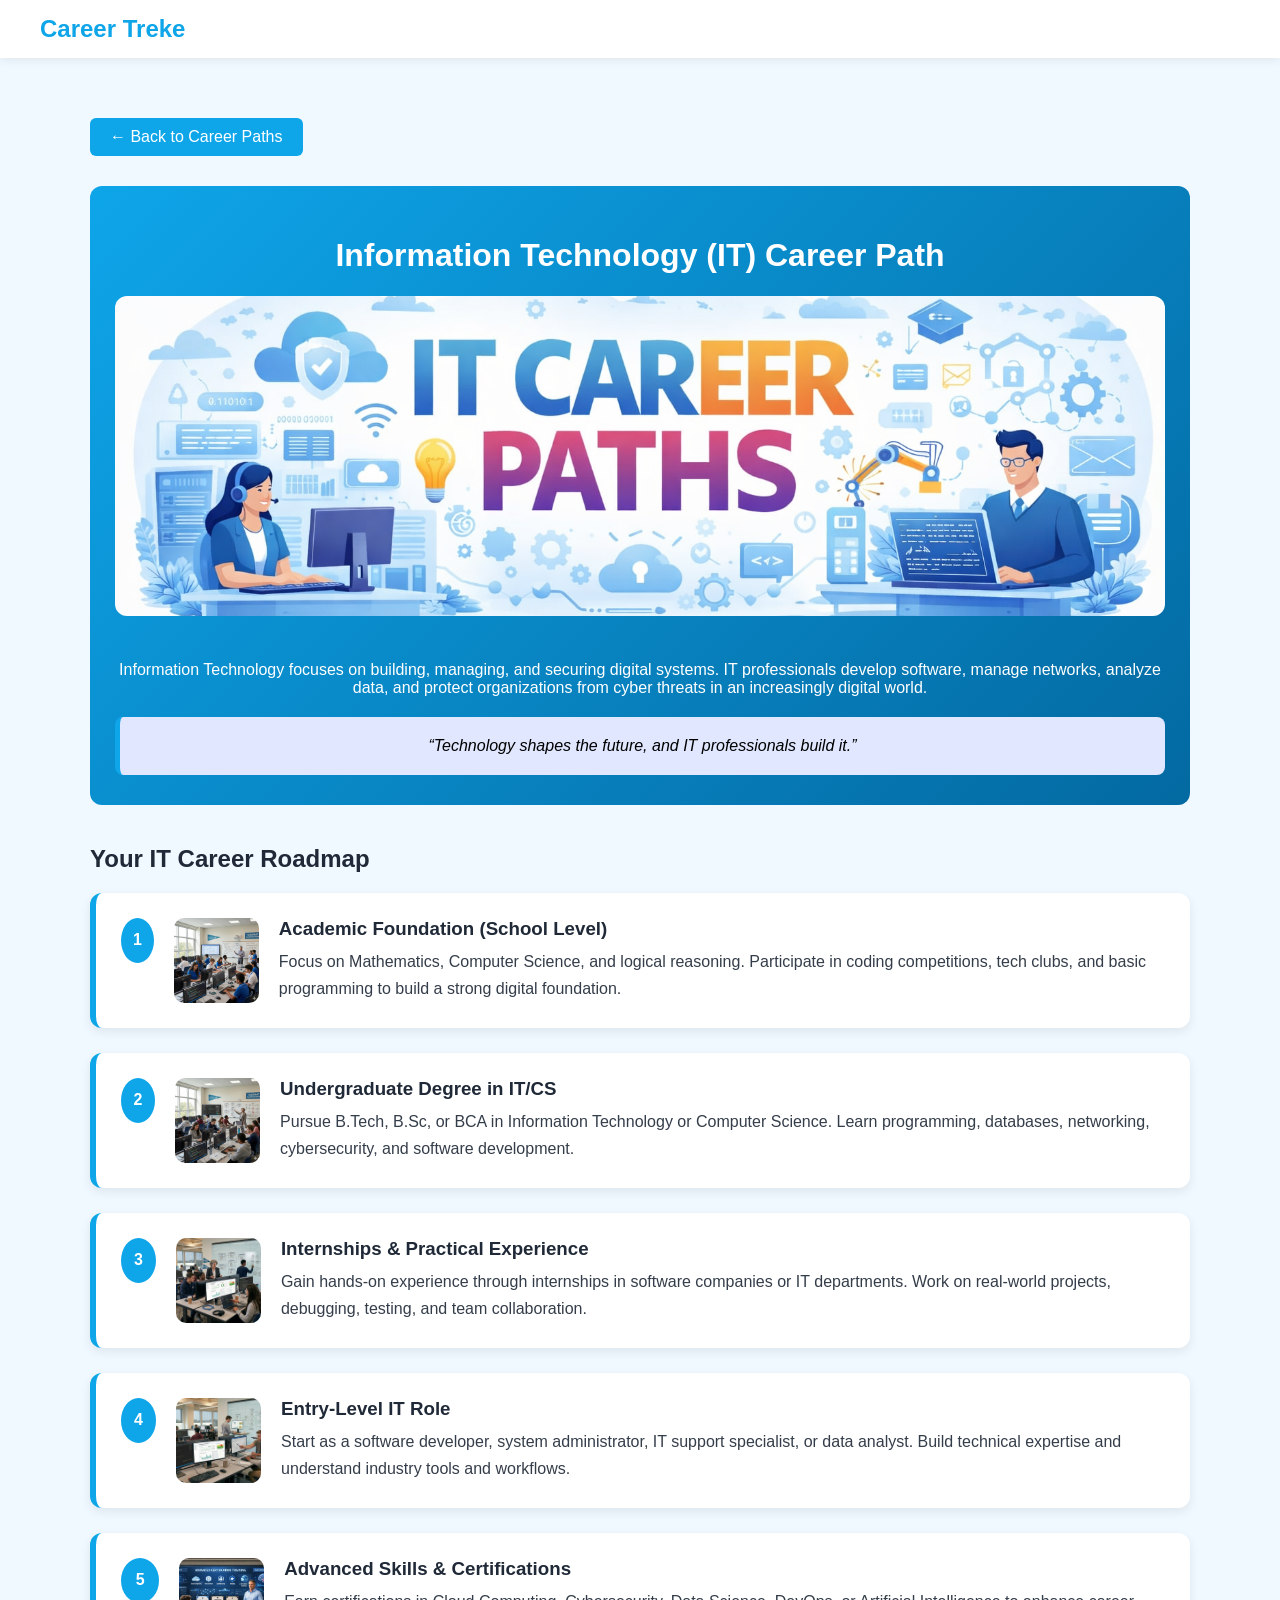
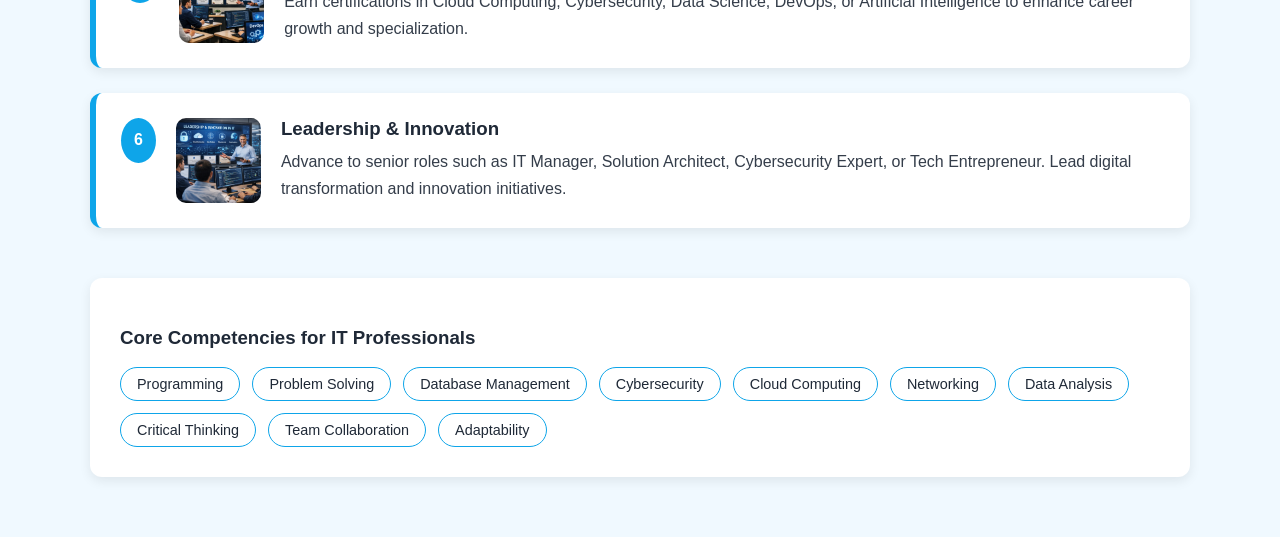
<file: web_programming/it.html>
<!DOCTYPE html>
<html lang="en">
<head>
<meta charset="UTF-8">
<meta name="viewport" content="width=device-width, initial-scale=1.0">
<title>IT Career Path - Career Treke</title>

<style>
:root{
    --primary-color:#0ea5e9;
    --accent-color:#0369a1;
    --card-bg:#ffffff;
    --bg-color:#f0f9ff;
    --text-color:#1f2937;
    --shadow:rgba(0,0,0,0.08);
}

body{
    margin:0;
    font-family: 'Segoe UI', sans-serif;
    background:var(--bg-color);
    color:var(--text-color);
}

/* Navbar */
nav{
    background:white;
    padding:15px 40px;
    box-shadow:0 2px 10px var(--shadow);
}

.logo{
    margin:0;
    color:var(--primary-color);
}

/* Page Layout */
.career-page{
    padding:60px 20px;
    max-width:1100px;
    margin:auto;
}

/* Back Button */
.back-btn{
    display:inline-block;
    margin-bottom:30px;
    padding:10px 20px;
    background:var(--primary-color);
    color:white;
    text-decoration:none;
    border-radius:6px;
    transition:0.3s;
}

.back-btn:hover{
    background:#0369a1;
}

/* Hero Section */
.career-hero{
    text-align:center;
    background:linear-gradient(135deg, #0ea5e9, #0369a1);
    color:white;
    padding:30px 25px;
    border-radius:12px;
    margin-bottom:40px;
}

.hero-img{
    width:100%;
    max-height:320px;
    object-fit:cover;
    border-radius:12px;
    margin-bottom:25px;
}

/* Quote Box */
.quote-box{
    margin-top:20px;
    padding:20px;
    background:#e0e7ff;
    border-left:5px solid var(--primary-color);
    border-radius:8px;
    font-style:italic;
    color:black;
}

/* Roadmap */
.section-title{
    margin-bottom:20px;
}

.roadmap-container{
    display:flex;
    flex-direction:column;
    gap:25px;
}

.roadmap-item{
    display:flex;
    gap:20px;
    align-items:flex-start;
    background:var(--card-bg);
    padding:25px;
    border-radius:12px;
    box-shadow:0 4px 12px var(--shadow);
    border-left:6px solid var(--primary-color);
    transition:0.3s;
}

.roadmap-item:hover{
    transform:translateX(10px);
}

.step-badge{
    background:var(--primary-color);
    color:white;
    width:45px;
    height:45px;
    border-radius:50%;
    display:flex;
    align-items:center;
    justify-content:center;
    font-weight:bold;
}

.step-img{
    width:85px;
    height:85px;
    object-fit:cover;
    border-radius:10px;
}

.step-details h3{
    margin:0 0 8px;
}

.step-details p{
    margin:0;
    line-height:1.7;
    opacity:0.9;
}

/* Skills Section */
.skills-needed{
    margin-top:50px;
    padding:30px;
    background:white;
    border-radius:12px;
    box-shadow:0 4px 12px var(--shadow);
}

.skills-list{
    display:flex;
    flex-wrap:wrap;
    gap:12px;
    margin-top:15px;
}

.skill-tag{
    padding:8px 16px;
    border-radius:25px;
    border:1px solid var(--primary-color);
    font-size:0.9rem;
}

/* Responsive */
@media(max-width:768px){
    .roadmap-item{
        flex-direction:column;
    }
}
</style>
</head>

<body>

<nav>
    <h1 class="logo">Career Treke</h1>
</nav>

<div class="career-page">

<a href="index.html" class="back-btn">← Back to Career Paths</a>

<div class="career-hero">
    <h1>Information Technology (IT) Career Path</h1>
    <img src="images/it-hero.jpg" alt="IT Career" class="hero-img">
    <p>
        Information Technology focuses on building, managing, and securing digital systems. 
        IT professionals develop software, manage networks, analyze data, and protect 
        organizations from cyber threats in an increasingly digital world.
    </p>

    <div class="quote-box">
        “Technology shapes the future, and IT professionals build it.”
    </div>
</div>

<h2 class="section-title">Your IT Career Roadmap</h2>

<div class="roadmap-container">

<div class="roadmap-item">
    <div class="step-badge">1</div>
    <img src="images/it-school.jpg" class="step-img">
    <div class="step-details">
        <h3>Academic Foundation (School Level)</h3>
        <p>
            Focus on Mathematics, Computer Science, and logical reasoning. 
            Participate in coding competitions, tech clubs, and basic programming 
            to build a strong digital foundation.
        </p>
    </div>
</div>

<div class="roadmap-item">
    <div class="step-badge">2</div>
    <img src="images/it-degree.jpg" class="step-img">
    <div class="step-details">
        <h3>Undergraduate Degree in IT/CS</h3>
        <p>
            Pursue B.Tech, B.Sc, or BCA in Information Technology or Computer Science. 
            Learn programming, databases, networking, cybersecurity, and software development.
        </p>
    </div>
</div>

<div class="roadmap-item">
    <div class="step-badge">3</div>
    <img src="images/it-internship.jpg" class="step-img">
    <div class="step-details">
        <h3>Internships & Practical Experience</h3>
        <p>
            Gain hands-on experience through internships in software companies 
            or IT departments. Work on real-world projects, debugging, testing, 
            and team collaboration.
        </p>
    </div>
</div>

<div class="roadmap-item">
    <div class="step-badge">4</div>
    <img src="images/it-job.jpg" class="step-img">
    <div class="step-details">
        <h3>Entry-Level IT Role</h3>
        <p>
            Start as a software developer, system administrator, IT support specialist, 
            or data analyst. Build technical expertise and understand industry tools and workflows.
        </p>
    </div>
</div>

<div class="roadmap-item">
    <div class="step-badge">5</div>
    <img src="images/it-certification.jpg" class="step-img">
    <div class="step-details">
        <h3>Advanced Skills & Certifications</h3>
        <p>
            Earn certifications in Cloud Computing, Cybersecurity, Data Science, 
            DevOps, or Artificial Intelligence to enhance career growth and specialization.
        </p>
    </div>
</div>

<div class="roadmap-item">
    <div class="step-badge">6</div>
    <img src="images/it-leadership.jpg" class="step-img">
    <div class="step-details">
        <h3>Leadership & Innovation</h3>
        <p>
            Advance to senior roles such as IT Manager, Solution Architect, 
            Cybersecurity Expert, or Tech Entrepreneur. Lead digital transformation 
            and innovation initiatives.
        </p>
    </div>
</div>

</div>

<div class="skills-needed">
<h3>Core Competencies for IT Professionals</h3>
<div class="skills-list">
<span class="skill-tag">Programming</span>
<span class="skill-tag">Problem Solving</span>
<span class="skill-tag">Database Management</span>
<span class="skill-tag">Cybersecurity</span>
<span class="skill-tag">Cloud Computing</span>
<span class="skill-tag">Networking</span>
<span class="skill-tag">Data Analysis</span>
<span class="skill-tag">Critical Thinking</span>
<span class="skill-tag">Team Collaboration</span>
<span class="skill-tag">Adaptability</span>
</div>
</div>

</div>

</body>
</html>
</file>
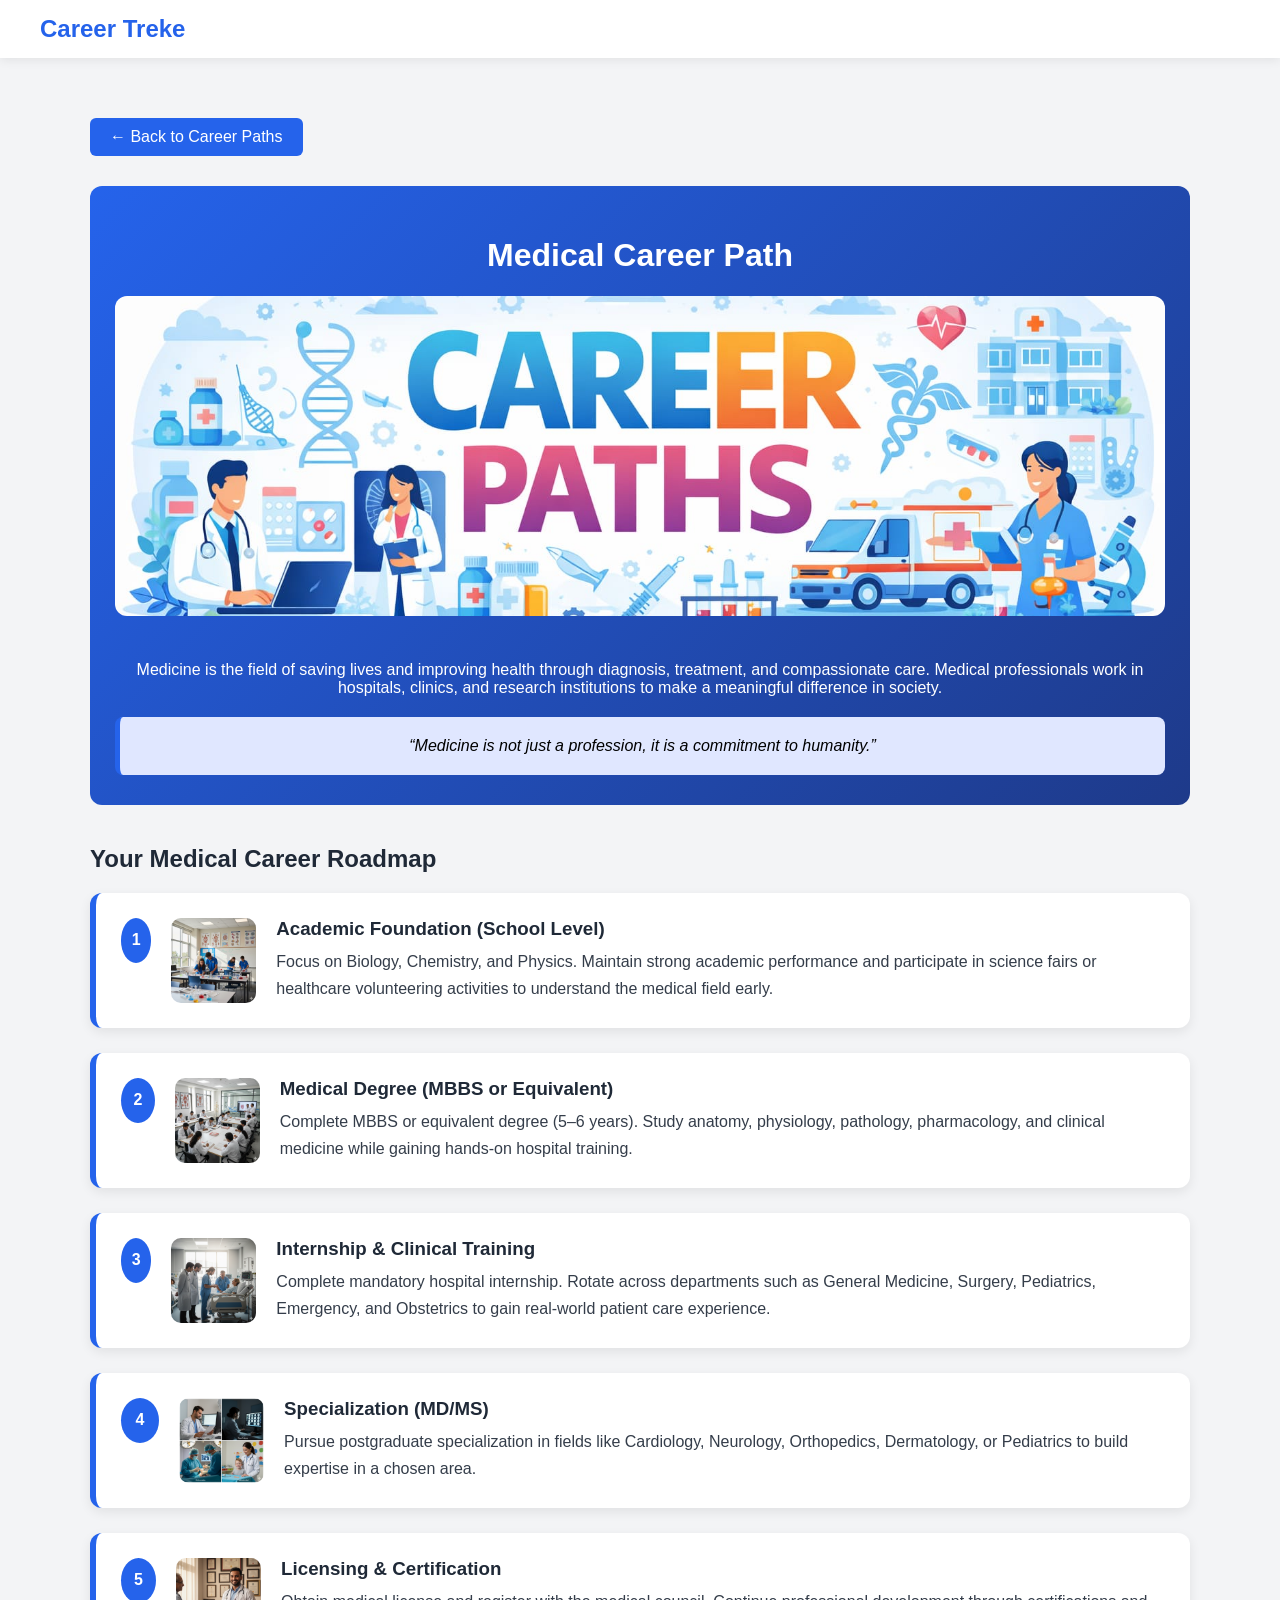
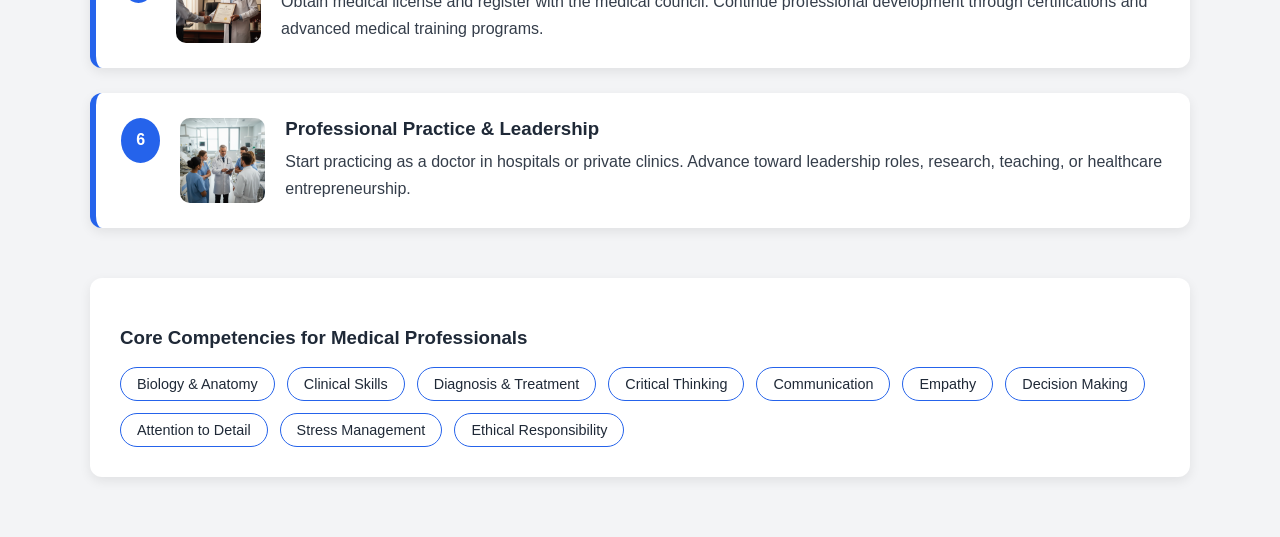
<file: web_programming/medical.html>
<!DOCTYPE html>
<html lang="en">
<head>
<meta charset="UTF-8">
<meta name="viewport" content="width=device-width, initial-scale=1.0">
<title>Medical Career Path - Career Treke</title>

<style>
:root{
    --primary-color:#2563eb;
    --accent-color:#1e40af;
    --card-bg:#ffffff;
    --bg-color:#f3f4f6;
    --text-color:#1f2937;
    --shadow:rgba(0,0,0,0.08);
}

body{
    margin:0;
    font-family: 'Segoe UI', sans-serif;
    background:var(--bg-color);
    color:var(--text-color);
}

/* Navbar */
nav{
    background:white;
    padding:15px 40px;
    box-shadow:0 2px 10px var(--shadow);
}

.logo{
    margin:0;
    color:var(--primary-color);
}

/* Page Layout */
.career-page{
    padding:60px 20px;
    max-width:1100px;
    margin:auto;
}

/* Back Button */
.back-btn{
    display:inline-block;
    margin-bottom:30px;
    padding:10px 20px;
    background:var(--primary-color);
    color:white;
    text-decoration:none;
    border-radius:6px;
    transition:0.3s;
}

.back-btn:hover{
    background:#1e40af;
}

/* Hero Section */
.career-hero{
    text-align:center;
    background:linear-gradient(135deg, #2563eb, #1e3a8a);
    color:white;
    padding:30px 25px;
    border-radius:12px;
    margin-bottom:40px;
}

.hero-img{
    width:100%;
    max-height:320px;
    object-fit:cover;
    border-radius:12px;
    margin-bottom:25px;
}

/* Quote Box */
.quote-box{
    margin-top:20px;
    padding:20px;
    background:#e0e7ff;
    border-left:5px solid var(--primary-color);
    border-radius:8px;
    font-style:italic;
    color:black;
}

/* Roadmap */
.section-title{
    margin-bottom:20px;
}

.roadmap-container{
    display:flex;
    flex-direction:column;
    gap:25px;
}

.roadmap-item{
    display:flex;
    gap:20px;
    align-items:flex-start;
    background:var(--card-bg);
    padding:25px;
    border-radius:12px;
    box-shadow:0 4px 12px var(--shadow);
    border-left:6px solid var(--primary-color);
    transition:0.3s;
}

.roadmap-item:hover{
    transform:translateX(10px);
}

.step-badge{
    background:var(--primary-color);
    color:white;
    width:45px;
    height:45px;
    border-radius:50%;
    display:flex;
    align-items:center;
    justify-content:center;
    font-weight:bold;
}

.step-img{
    width:85px;
    height:85px;
    object-fit:cover;
    border-radius:10px;
}

.step-details h3{
    margin:0 0 8px;
}

.step-details p{
    margin:0;
    line-height:1.7;
    opacity:0.9;
}

/* Skills Section */
.skills-needed{
    margin-top:50px;
    padding:30px;
    background:white;
    border-radius:12px;
    box-shadow:0 4px 12px var(--shadow);
}

.skills-list{
    display:flex;
    flex-wrap:wrap;
    gap:12px;
    margin-top:15px;
}

.skill-tag{
    padding:8px 16px;
    border-radius:25px;
    border:1px solid var(--primary-color);
    font-size:0.9rem;
}

/* Responsive */
@media(max-width:768px){
    .roadmap-item{
        flex-direction:column;
    }
}
</style>
</head>

<body>

<nav>
    <h1 class="logo">Career Treke</h1>
</nav>

<div class="career-page">

<a href="index.html" class="back-btn">← Back to Career Paths</a>

<div class="career-hero">
    <h1>Medical Career Path</h1>
    <img src="images/medical-hero.jpg" alt="Medical Career" class="hero-img">
    <p>
        Medicine is the field of saving lives and improving health through diagnosis, treatment, 
        and compassionate care. Medical professionals work in hospitals, clinics, and research 
        institutions to make a meaningful difference in society.
    </p>

    <div class="quote-box">
        “Medicine is not just a profession, it is a commitment to humanity.”
    </div>
</div>

<h2 class="section-title">Your Medical Career Roadmap</h2>

<div class="roadmap-container">

<div class="roadmap-item">
    <div class="step-badge">1</div>
    <img src="images/medical-school.jpg" class="step-img">
    <div class="step-details">
        <h3>Academic Foundation (School Level)</h3>
        <p>
            Focus on Biology, Chemistry, and Physics. Maintain strong academic performance 
            and participate in science fairs or healthcare volunteering activities to 
            understand the medical field early.
        </p>
    </div>
</div>

<div class="roadmap-item">
    <div class="step-badge">2</div>
    <img src="images/medical-college.jpg" class="step-img">
    <div class="step-details">
        <h3>Medical Degree (MBBS or Equivalent)</h3>
        <p>
            Complete MBBS or equivalent degree (5–6 years). Study anatomy, physiology, 
            pathology, pharmacology, and clinical medicine while gaining hands-on hospital training.
        </p>
    </div>
</div>

<div class="roadmap-item">
    <div class="step-badge">3</div>
    <img src="images/medical-internship.jpg" class="step-img">
    <div class="step-details">
        <h3>Internship & Clinical Training</h3>
        <p>
            Complete mandatory hospital internship. Rotate across departments such as 
            General Medicine, Surgery, Pediatrics, Emergency, and Obstetrics to gain 
            real-world patient care experience.
        </p>
    </div>
</div>

<div class="roadmap-item">
    <div class="step-badge">4</div>
    <img src="images/medical-residency.jpg" class="step-img">
    <div class="step-details">
        <h3>Specialization (MD/MS)</h3>
        <p>
            Pursue postgraduate specialization in fields like Cardiology, Neurology, 
            Orthopedics, Dermatology, or Pediatrics to build expertise in a chosen area.
        </p>
    </div>
</div>

<div class="roadmap-item">
    <div class="step-badge">5</div>
    <img src="images/medical-license.jpg" class="step-img">
    <div class="step-details">
        <h3>Licensing & Certification</h3>
        <p>
            Obtain medical license and register with the medical council. 
            Continue professional development through certifications and 
            advanced medical training programs.
        </p>
    </div>
</div>

<div class="roadmap-item">
    <div class="step-badge">6</div>
    <img src="images/medical-practice.jpg" class="step-img">
    <div class="step-details">
        <h3>Professional Practice & Leadership</h3>
        <p>
            Start practicing as a doctor in hospitals or private clinics. 
            Advance toward leadership roles, research, teaching, or healthcare entrepreneurship.
        </p>
    </div>
</div>

</div>

<div class="skills-needed">
<h3>Core Competencies for Medical Professionals</h3>
<div class="skills-list">
<span class="skill-tag">Biology & Anatomy</span>
<span class="skill-tag">Clinical Skills</span>
<span class="skill-tag">Diagnosis & Treatment</span>
<span class="skill-tag">Critical Thinking</span>
<span class="skill-tag">Communication</span>
<span class="skill-tag">Empathy</span>
<span class="skill-tag">Decision Making</span>
<span class="skill-tag">Attention to Detail</span>
<span class="skill-tag">Stress Management</span>
<span class="skill-tag">Ethical Responsibility</span>
</div>
</div>

</div>

</body>
</html>
</file>
<file: Login_Signing/style.css>
body {
    font-family: Arial, sans-serif;
    background: linear-gradient(to right, #4e73df, #1cc88a);
    display: flex;
    justify-content: center;
    align-items: center;
    height: 100vh;
}

.container {
    background: white;
    width: 350px;
    padding: 30px;
    border-radius: 10px;
    box-shadow: 0 0 15px rgba(0,0,0,0.2);
}

h2 {
    text-align: center;
}

input {
    width: 100%;
    padding: 10px;
    margin: 8px 0;
    border-radius: 5px;
    border: 1px solid #ccc;
}

button {
    width: 100%;
    padding: 10px;
    background: #4e73df;
    color: white;
    border: none;
    border-radius: 5px;
    cursor: pointer;
}

button:hover {
    background: #2e59d9;
}

.link {
    text-align: center;
    margin-top: 10px;
    cursor: pointer;
    color: #4e73df;
    font-size: 14px;
}

.hidden {
    display: none;
}

.message {
    text-align: center;
    margin-top: 10px;
    font-size: 14px;
    color: green;
}

.error {
    color: red;
}

.dashboard-content {
    margin: 20px 0;
}

.logout-form {
    margin-top: 20px;
}

.btn-danger {
    background: #dc3545;
}

.btn-danger:hover {
    background: #c82333;
}

.btn {
    padding: 10px 20px;
    border: none;
    border-radius: 5px;
    cursor: pointer;
    font-size: 16px;
}
</file>
<file: web_programming/style.css>
/* Root variables for themes */
:root {
    --primary-color: #007bff;
    --secondary-color: #ffffff;
    --accent-color: linear-gradient(45deg, #007bff, #00d4ff);
    --text-color: #333;
    --bg-color: #f8f9fa;
    --card-bg: #fff;
    --shadow: rgba(0, 0, 0, 0.1);
}

.dark-mode {
    --primary-color: #00d4ff;
    --secondary-color: #1a1a1a;
    --text-color: #e0e0e0;
    --bg-color: #121212;
    --card-bg: #1e1e1e;
    --shadow: rgba(255, 255, 255, 0.1);
}

/* General Styles */
* {
    margin: 0;
    padding: 0;
    box-sizing: border-box;
}

body {
    font-family: 'Arial', sans-serif;
    line-height: 1.6;
    color: var(--text-color);
    background: var(--bg-color);
    transition: background 0.3s, color 0.3s;
}

.section {
    padding: 60px 20px;
    max-width: 1200px;
    margin: 0 auto;
    opacity: 0;
    transform: translateY(20px);
    transition: opacity 0.6s, transform 0.6s;
}

.section.visible {
    opacity: 1;
    transform: translateY(0);
}

/* Navbar */
#nav {
    position: fixed;
    top: 0;
    width: 100%;
    background: var(--card-bg);
    box-shadow: 0 2px 5px var(--shadow);
    z-index: 1000;
    transition: background 0.3s;
}

.nav-container {
    display: flex;
    justify-content: space-between;
    align-items: center;
    padding: 1rem 2rem;
    max-width: 1200px;
    margin: 0 auto;
}

.logo {
    color: var(--primary-color);
}

.nav-links {
    list-style: none;
    display: flex;
    gap: 1rem;
}

.nav-links a {
    text-decoration: none;
    color: var(--text-color);
    transition: color 0.3s;
}

.nav-links a:hover {
    color: var(--primary-color);
}

#theme-toggle {
    background: none;
    border: none;
    font-size: 1.5rem;
    cursor: pointer;
}

/* Hero Section */
.hero {
    text-align: center;
    padding: 100px 20px;
    background: var(--accent-color);
    color: white;
    border-radius: 10px;
}

.hero h1 {
    font-size: 2.5rem;
    margin-bottom: 1rem;
}

.hero p {
    font-size: 1.2rem;
    margin-bottom: 2rem;
}

.cta-buttons button {
    margin: 0 10px;
    padding: 10px 20px;
    background: white;
    color: var(--primary-color);
    border: none;
    border-radius: 5px;
    cursor: pointer;
    transition: background 0.3s;
}

.cta-buttons button:hover {
    background: #e0e0e0;
}

/* Career Cards */
.career-cards {
    display: grid;
    grid-template-columns: repeat(auto-fit, minmax(300px, 1fr));
    gap: 20px;
}

.card {
    background: var(--card-bg);
    padding: 20px;
    border-radius: 10px;
    box-shadow: 0 4px 8px var(--shadow);
    text-align: center;
    transition: transform 0.3s;
}

.card:hover {
    transform: translateY(-5px);
}

.card button {
    margin-top: 10px;
    padding: 10px 15px;
    background: var(--primary-color);
    color: white;
    border: none;
    border-radius: 5px;
    cursor: pointer;
    transition: background 0.3s;
}

.card button:hover {
    background: #0056b3;
}

/* Roadmap */
#roadmap {
    display: block;
}

#roadmap-content {
    background: var(--card-bg);
    padding: 30px;
    border-radius: 10px;
    box-shadow: 0 4px 8px var(--shadow);
}

.roadmap-header {
    text-align: center;
    margin-bottom: 30px;
    position: relative;
}

.roadmap-header h3 {
    color: var(--primary-color);
    font-size: 1.8rem;
    margin-bottom: 10px;
}

.roadmap-header p {
    color: var(--text-color);
    font-size: 1rem;
    opacity: 0.8;
}

.close-roadmap {
    position: absolute;
    top: 0;
    right: 0;
    background: var(--primary-color);
    color: white;
    border: none;
    padding: 8px 15px;
    border-radius: 5px;
    cursor: pointer;
    font-size: 0.9rem;
    transition: background 0.3s;
}

.close-roadmap:hover {
    background: #0056b3;
}

.roadmap-timeline {
    display: flex;
    flex-direction: column;
    gap: 20px;
}

.roadmap-step {
    display: flex;
    align-items: flex-start;
    gap: 20px;
    padding: 15px;
    background: var(--bg-color);
    border-radius: 8px;
    transition: transform 0.3s, box-shadow 0.3s;
}

.roadmap-step:hover {
    transform: translateX(5px);
    box-shadow: 0 2px 10px var(--shadow);
}

.step-number {
    background: var(--primary-color);
    color: white;
    width: 35px;
    height: 35px;
    border-radius: 50%;
    display: flex;
    align-items: center;
    justify-content: center;
    font-weight: bold;
    flex-shrink: 0;
}

.step-content h4 {
    color: var(--text-color);
    margin-bottom: 5px;
    font-size: 1.1rem;
}

.step-content p {
    color: var(--text-color);
    opacity: 0.8;
    font-size: 0.95rem;
    line-height: 1.5;
}

/* Responsive Roadmap */
@media (max-width: 768px) {
    .roadmap-step {
        flex-direction: column;
        gap: 10px;
    }
    
    .step-number {
        width: 30px;
        height: 30px;
        font-size: 0.9rem;
    }
    
    .roadmap-header h3 {
        font-size: 1.5rem;
        padding-right: 60px;
    }
}

/* Skills */
.skills-container {
    display: grid;
    grid-template-columns: repeat(auto-fit, minmax(250px, 1fr));
    gap: 20px;
}

.skill-card {
    background: var(--card-bg);
    padding: 20px;
    border-radius: 10px;
    box-shadow: 0 4px 8px var(--shadow);
    text-align: center;
}

.progress-bar {
    background: #e0e0e0;
    border-radius: 5px;
    height: 10px;
    margin-top: 10px;
}

.progress {
    background: var(--primary-color);
    height: 100%;
    border-radius: 5px;
    transition: width 0.5s;
}

/* Quiz - Enhanced Styles */
#quiz-container, #result {
    background: var(--card-bg);
    padding: 30px;
    border-radius: 15px;
    box-shadow: 0 4px 15px var(--shadow);
    text-align: center;
    max-width: 600px;
    margin: 0 auto;
}

/* Quiz Progress Bar */
.quiz-progress-container {
    margin-bottom: 25px;
}

.quiz-progress-bar {
    background: #e0e0e0;
    border-radius: 10px;
    height: 12px;
    overflow: hidden;
    margin-bottom: 8px;
}

.dark-mode .quiz-progress-bar {
    background: #333;
}

.quiz-progress {
    background: linear-gradient(90deg, #007bff, #00d4ff);
    height: 100%;
    width: 0%;
    border-radius: 10px;
    transition: width 0.4s ease;
}

.quiz-progress-text {
    font-size: 0.9rem;
    color: var(--text-color);
    opacity: 0.7;
}

#question {
    font-size: 1.3rem;
    margin-bottom: 25px;
    color: var(--text-color);
    font-weight: 600;
}

#options {
    display: flex;
    flex-direction: column;
    gap: 12px;
    align-items: center;
}

.option {
    display: block;
    margin: 5px auto;
    padding: 14px 25px;
    background: var(--bg-color);
    color: var(--text-color);
    border: 2px solid transparent;
    border-radius: 8px;
    cursor: pointer;
    width: 100%;
    max-width: 350px;
    transition: all 0.3s ease;
    font-size: 1rem;
}

.option:hover {
    background: var(--primary-color);
    color: white;
    transform: translateX(5px);
}

.option.selected {
    background: var(--primary-color);
    color: white;
    border-color: var(--primary-color);
    box-shadow: 0 4px 12px rgba(0, 123, 255, 0.3);
}

/* Quiz - Correct and Wrong Answer Styles */
.option.correct {
    background: #28a745 !important;
    color: white !important;
    border-color: #28a745 !important;
    box-shadow: 0 4px 12px rgba(40, 167, 69, 0.4);
}

.option.wrong {
    background: #dc3545 !important;
    color: white !important;
    border-color: #dc3545 !important;
    box-shadow: 0 4px 12px rgba(220, 53, 69, 0.4);
}

/* Disable options after selection */
#options.disabled {
    pointer-events: none;
}

/* Quiz feedback message */
.quiz-feedback {
    margin-top: 15px;
    padding: 10px 20px;
    border-radius: 8px;
    font-weight: 600;
    font-size: 1rem;
    display: none;
}

.quiz-feedback.show {
    display: block;
}

.quiz-feedback.correct {
    background: rgba(40, 167, 69, 0.15);
    color: #28a745;
    border: 1px solid #28a745;
}

.quiz-feedback.wrong {
    background: rgba(220, 53, 69, 0.15);
    color: #dc3545;
    border: 1px solid #dc3545;
}

@media (min-width: 769px) and (max-width: 1024px) {
    .career-cards {
        grid-template-columns: repeat(2, 1fr);
    }
    .skills-container {
        grid-template-columns: repeat(2, 1fr);
    }
}

/* Login & Theme Toggle Styles */
#Login_Signing {
    text-decoration: none;
    color: var(--text-color);
    font-size: 16px;
    font-weight: 600;
    padding: 8px 16px;
    border-radius: 5px;
    background: linear-gradient(45deg, #007bff, #00d4ff);
    transition: all 0.3s ease;
    display: inline-block;
}

#Login_Signing:hover {
    transform: translateY(-2px);
    box-shadow: 0 4px 15px rgba(0, 123, 255, 0.4);
    color: white;
}

.nav_last {
    display: flex;
    justify-content: space-between;
    align-items: center;
    gap: 20px;
    width: auto;
    min-width: 150px;
}

.login_container {
    display: flex;
    align-items: center;
}

#theme-toggle {
    background: var(--card-bg);
    border: 2px solid var(--primary-color);
    font-size: 1.2rem;
    cursor: pointer;
    padding: 8px 12px;
    border-radius: 50%;
    transition: all 0.3s ease;
    display: flex;
    align-items: center;
    justify-content: center;
}

#theme-toggle:hover {
    background: var(--primary-color);
    transform: rotate(15deg);
}

.dark-mode #theme-toggle {
    border-color: var(--primary-color);
}

/* Contact Section */
#contact {
    background: var(--card-bg);
    border-radius: 15px;
    box-shadow: 0 4px 15px var(--shadow);
    margin-top: 40px;
}

#contact h2 {
    text-align: center;
    color: var(--primary-color);
    font-size: 2rem;
    margin-bottom: 30px;
}

#contact-form {
    max-width: 600px;
    margin: 0 auto;
    display: flex;
    flex-direction: column;
    gap: 20px;
}

#contact-form input,
#contact-form textarea {
    width: 100%;
    padding: 15px 20px;
    border: 2px solid #e0e0e0;
    border-radius: 10px;
    font-size: 1rem;
    font-family: 'Arial', sans-serif;
    color: var(--text-color);
    background: var(--bg-color);
    transition: all 0.3s ease;
}

.dark-mode #contact-form input,
.dark-mode #contact-form textarea {
    border-color: #444;
    background: var(--card-bg);
}

#contact-form input:focus,
#contact-form textarea:focus {
    outline: none;
    border-color: var(--primary-color);
    box-shadow: 0 0 0 4px rgba(0, 123, 255, 0.15);
}

#contact-form input::placeholder,
#contact-form textarea::placeholder {
    color: #999;
}

.dark-mode #contact-form input::placeholder,
.dark-mode #contact-form textarea::placeholder {
    color: #666;
}

#contact-form textarea {
    min-height: 150px;
    resize: vertical;
}

#contact-form button {
    padding: 15px 40px;
    background: linear-gradient(45deg, #007bff, #00d4ff);
    color: white;
    border: none;
    border-radius: 25px;
    font-size: 1.1rem;
    font-weight: 600;
    cursor: pointer;
    transition: all 0.3s ease;
    align-self: center;
    min-width: 200px;
}

#contact-form button:hover {
    transform: translateY(-2px);
    box-shadow: 0 6px 20px rgba(0, 123, 255, 0.4);
}

#contact-form button:active {
    transform: translateY(0);
}

#contact-form button:disabled {
    background: #ccc;
    cursor: not-allowed;
    transform: none;
    box-shadow: none;
}

/* Form Success Message */
#form-success {
    max-width: 600px;
    margin: 20px auto;
    padding: 30px;
    background: linear-gradient(135deg, #d4edda, #c3e6cb);
    border: 2px solid #28a745;
    border-radius: 15px;
    text-align: center;
    color: #155724;
    animation: fadeIn 0.5s ease;
}

.dark-mode #form-success {
    background: linear-gradient(135deg, #1e3a2a, #2d4a3a);
    border-color: #28a745;
    color: #8fd19e;
}

#form-success.hidden {
    display: none;
}

#form-success h3 {
    font-size: 1.5rem;
    margin-bottom: 10px;
}

#form-success p {
    font-size: 1rem;
    opacity: 0.9;
}

/* Loading Spinner */
.btn-loading {
    position: relative;
    color: transparent !important;
}

.btn-loading::after {
    content: "";
    position: absolute;
    top: 50%;
    left: 50%;
    width: 20px;
    height: 20px;
    margin: -10px 0 0 -10px;
    border: 3px solid #fff;
    border-top-color: transparent;
    border-radius: 50%;
    animation: spin 0.8s linear infinite;
}

@keyframes spin {
    to { transform: rotate(360deg); }
}

@keyframes fadeIn {
    from { opacity: 0; transform: translateY(-10px); }
    to { opacity: 1; transform: translateY(0); }
}

/* Form Validation Styles */
#contact-form input.error,
#contact-form textarea.error {
    border-color: #dc3545;
    animation: shake 0.3s ease;
}

/* Result Buttons */
.result-buttons {
    margin-top: 25px;
    text-align: center;
}

.result-buttons button {
    padding: 12px 40px;
    background: linear-gradient(45deg, #007bff, #00d4ff);
    color: white;
    border: none;
    border-radius: 25px;
    cursor: pointer;
    font-size: 1rem;
    font-weight: 600;
    transition: all 0.3s ease;
}

.result-buttons button:hover {
    transform: translateY(-2px);
    box-shadow: 0 6px 20px rgba(0, 123, 255, 0.4);
}

/* Quiz Buttons Container */
.quiz-buttons {
    display: flex;
    justify-content: center;
    gap: 15px;
    margin-top: 25px;
    flex-wrap: wrap;
}

.quiz-buttons button {
    padding: 12px 30px;
    background: linear-gradient(45deg, #007bff, #00d4ff);
    color: white;
    border: none;
    border-radius: 25px;
    cursor: pointer;
    font-size: 1rem;
    font-weight: 600;
    transition: all 0.3s ease;
    min-width: 140px;
}

.quiz-buttons button:hover {
    transform: translateY(-2px);
    box-shadow: 0 6px 20px rgba(0, 123, 255, 0.4);
}

.quiz-buttons button.hidden {
    display: none;
}

@keyframes shake {
    0%, 100% { transform: translateX(0); }
    25% { transform: translateX(-5px); }
    75% { transform: translateX(5px); }
}

/* Responsive Contact Section */
@media (max-width: 768px) {
    #contact {
        padding: 40px 15px;
    }
    
    #contact h2 {
        font-size: 1.5rem;
    }
    
    #contact-form input,
    #contact-form textarea {
        padding: 12px 15px;
    }
    
    #contact-form button {
        width: 100%;
    }
}
</file>
